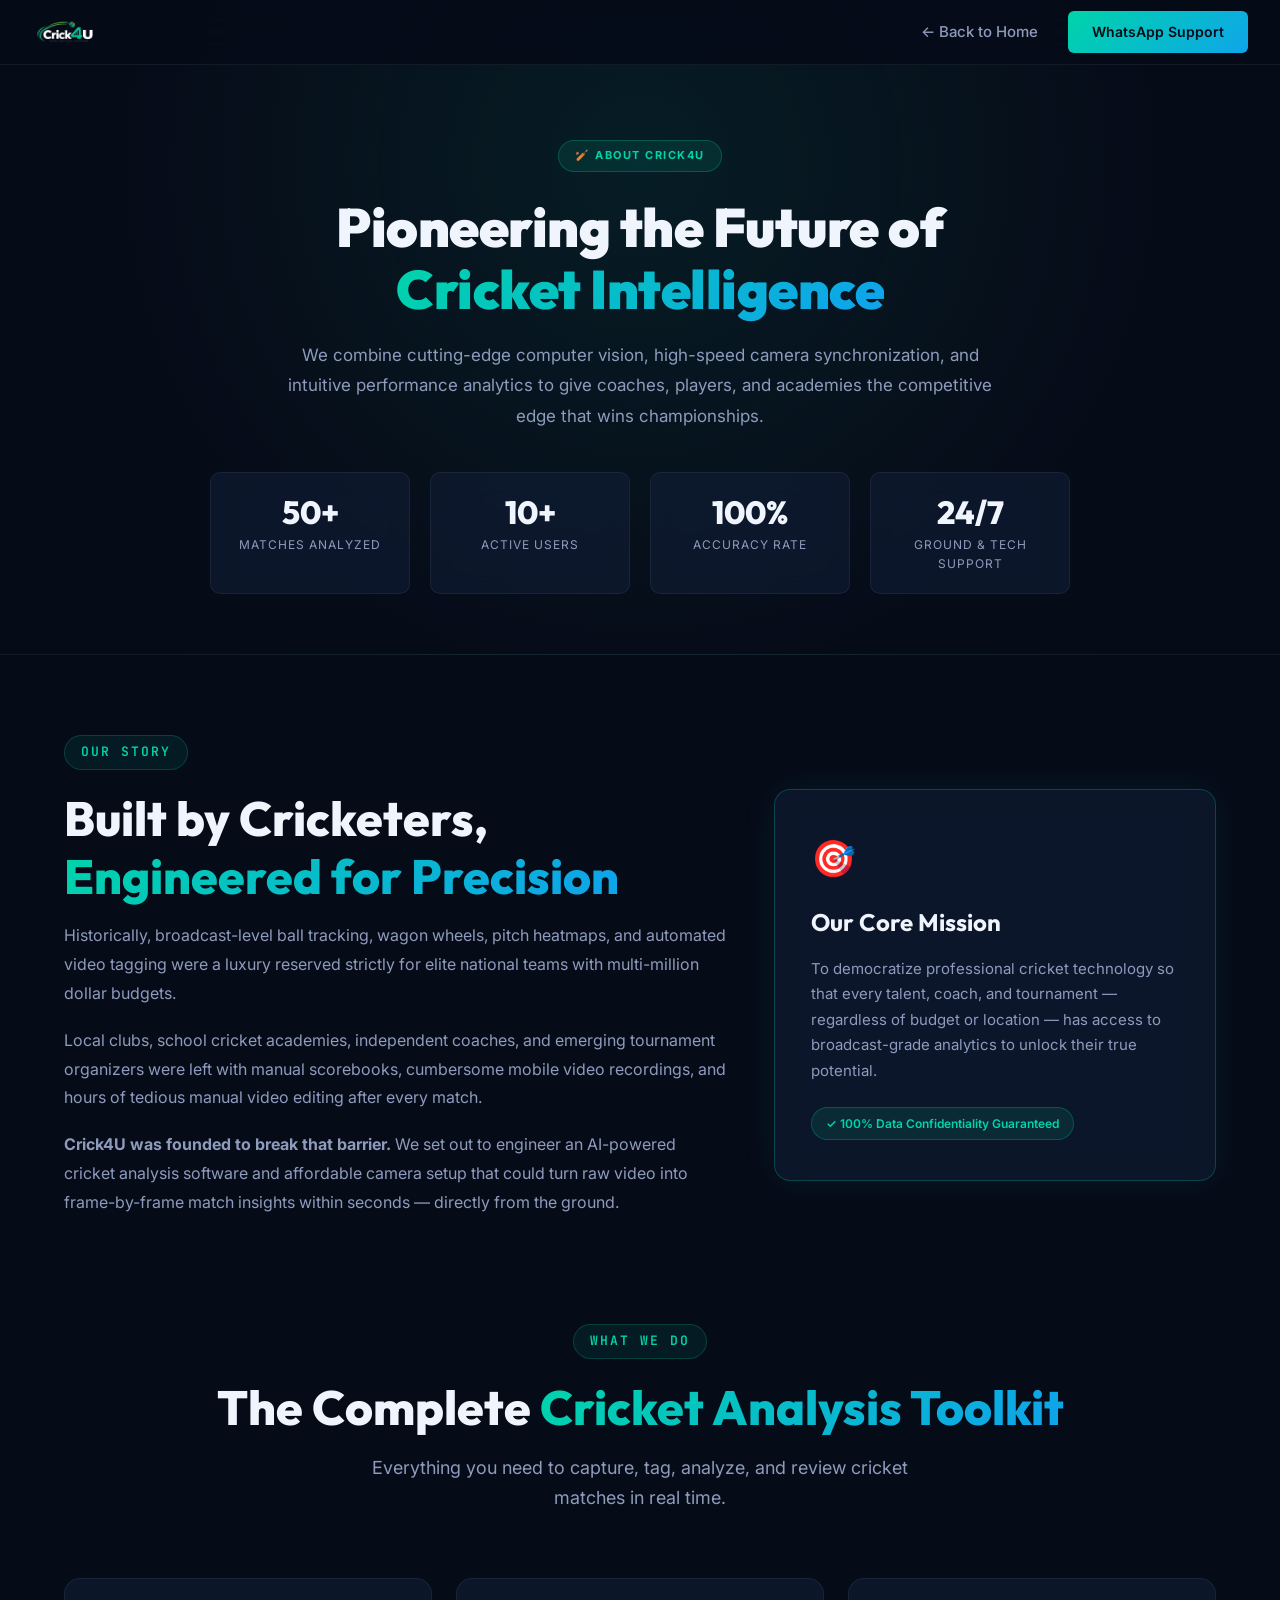
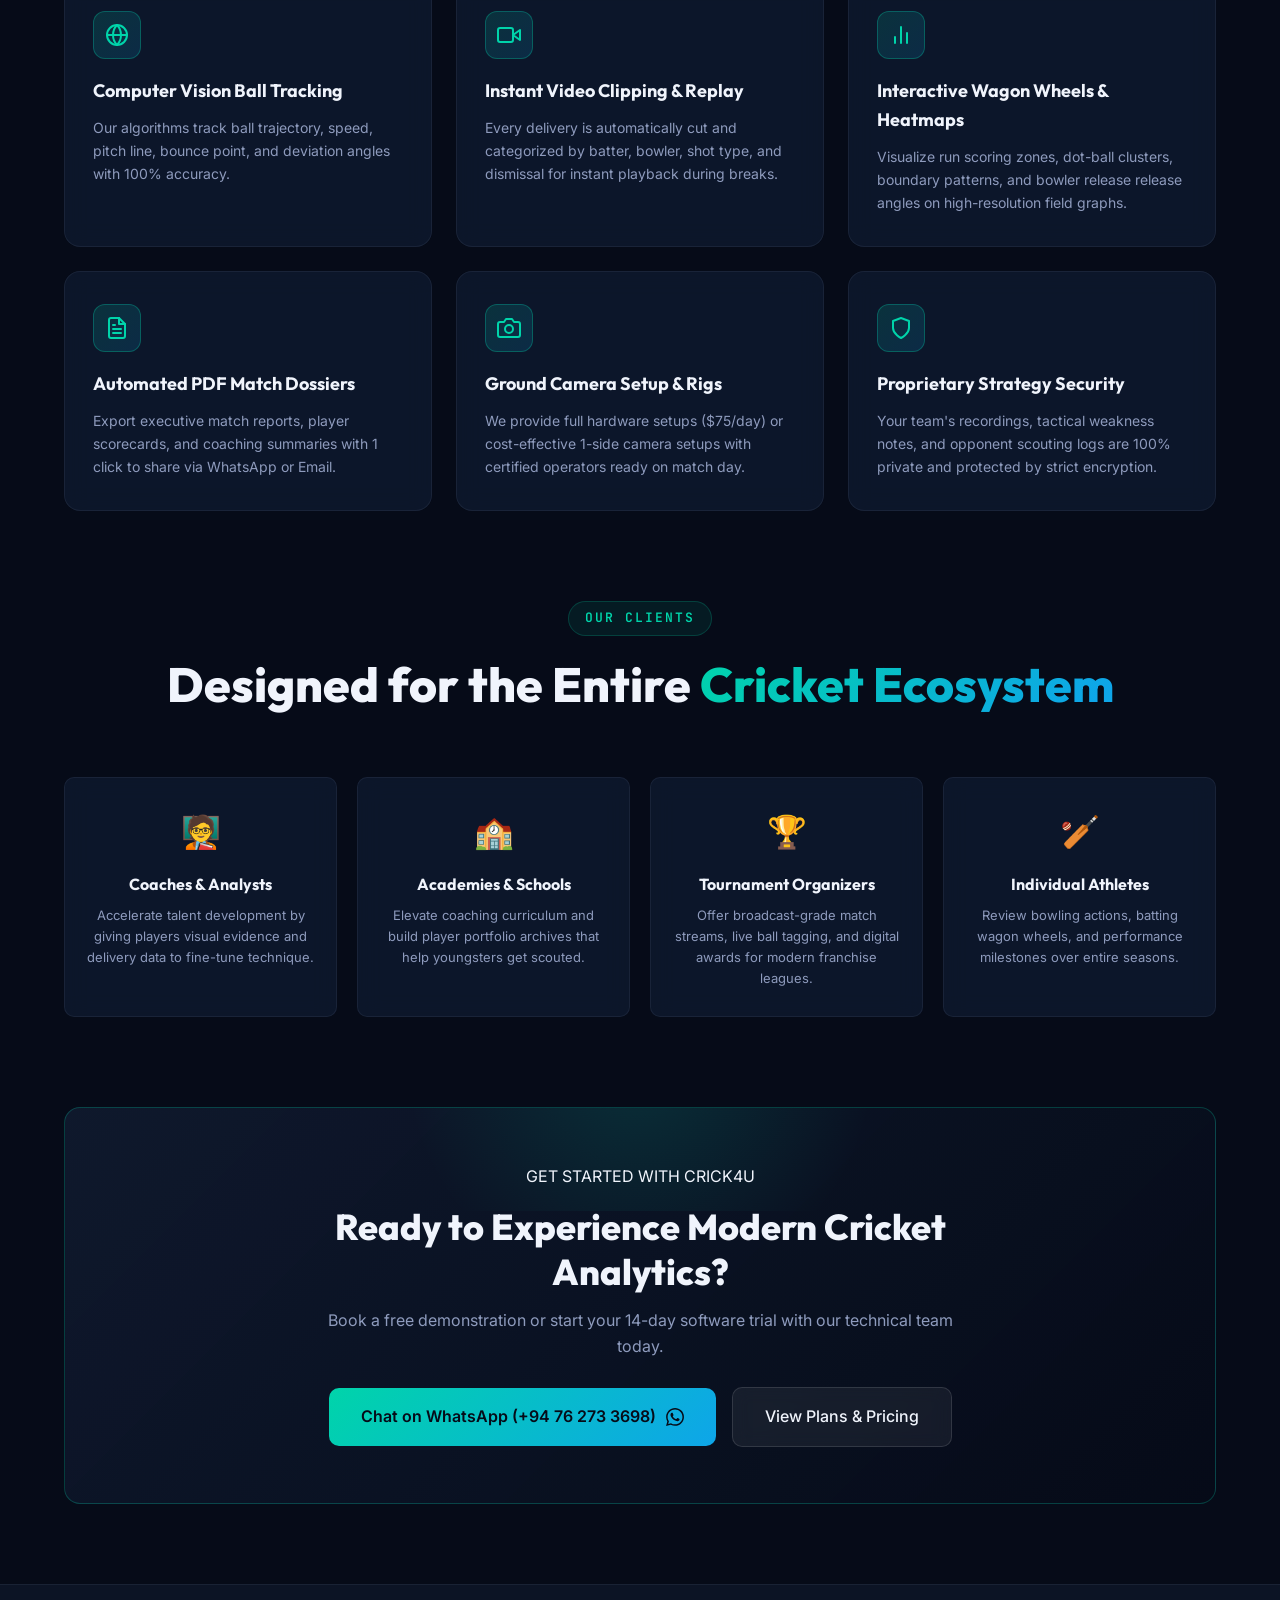
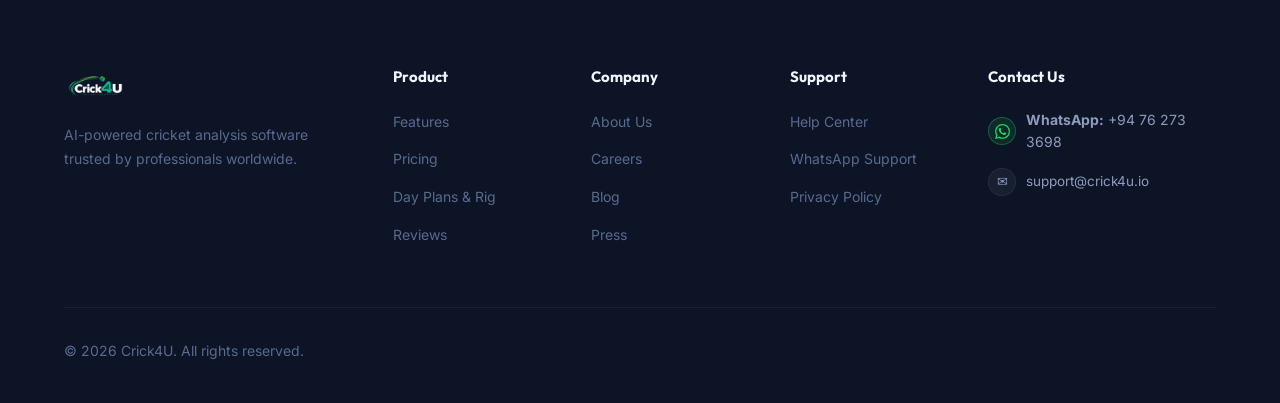
<file: about.html>
<!DOCTYPE html>
<html lang="en">
<head>
  <meta charset="UTF-8">
  <meta name="viewport" content="width=device-width, initial-scale=1.0">
  <title>About Us — Crick4U Cricket Analytics & Intelligence</title>
  <meta name="description" content="Learn about Crick4U's mission, technology, and team dedicated to bringing elite broadcast-grade cricket video analysis and AI intelligence to teams worldwide.">
  <link rel="preconnect" href="https://fonts.googleapis.com">
  <link rel="preconnect" href="https://fonts.gstatic.com" crossorigin>
  <link href="https://fonts.googleapis.com/css2?family=Inter:wght@300;400;500;600;700;800;900&family=Outfit:wght@400;500;600;700;800&family=JetBrains+Mono:wght@400;500;600&display=swap" rel="stylesheet">
  <link rel="stylesheet" href="styles.css">
</head>
<body class="about-page-body">

  <!-- ========== NAVBAR ========== -->
  <nav class="navbar scrolled" id="navbar">
    <div class="nav-container">
      <a href="index.html" class="nav-logo" id="nav-logo" title="Back to Crick4U Home">
        <img src="crick4u_logo_dark.png" alt="Crick4U — Cricket Analytics & Intelligence" class="nav-logo-img">
      </a>

      <div class="nav-actions">
        <a href="index.html" class="btn-nav-login" id="btn-home">← Back to Home</a>
        <a href="https://wa.me/94762733698" target="_blank" rel="noopener" class="btn-nav-cta" id="btn-support">WhatsApp Support</a>
      </div>
    </div>
  </nav>

  <!-- ========== ABOUT HERO ========== -->
  <header class="about-hero">
    <div class="container">
      <div class="about-hero-content">
        <span class="about-hero-badge">🏏 ABOUT CRICK4U</span>
        <h1 class="about-hero-title">
          Pioneering the Future of <br>
          <span class="gradient-text">Cricket Intelligence</span>
        </h1>
        <p class="about-hero-subtitle">
          We combine cutting-edge computer vision, high-speed camera synchronization, and intuitive performance analytics to give coaches, players, and academies the competitive edge that wins championships.
        </p>

        <!-- Stats Row -->
        <div class="about-stats-grid">
          <div class="about-stat-box">
            <span class="about-stat-val">50+</span>
            <span class="about-stat-lbl">Matches Analyzed</span>
          </div>
          <div class="about-stat-box">
            <span class="about-stat-val">10+</span>
            <span class="about-stat-lbl">Active Users</span>
          </div>
          <div class="about-stat-box">
            <span class="about-stat-val">100%</span>
            <span class="about-stat-lbl">Accuracy Rate</span>
          </div>
          <div class="about-stat-box">
            <span class="about-stat-val">24/7</span>
            <span class="about-stat-lbl">Ground & Tech Support</span>
          </div>
        </div>
      </div>
    </div>
  </header>

  <!-- ========== MAIN CONTENT ========== -->
  <main class="about-main">
    <div class="container">

      <!-- Story Section -->
      <section class="about-story-section">
        <div class="about-story-grid">
          <div class="story-text-col">
            <span class="section-tag">Our Story</span>
            <h2 class="section-title">Built by Cricketers, <br><span class="gradient-text">Engineered for Precision</span></h2>
            <p class="story-paragraph">
              Historically, broadcast-level ball tracking, wagon wheels, pitch heatmaps, and automated video tagging were a luxury reserved strictly for elite national teams with multi-million dollar budgets.
            </p>
            <p class="story-paragraph">
              Local clubs, school cricket academies, independent coaches, and emerging tournament organizers were left with manual scorebooks, cumbersome mobile video recordings, and hours of tedious manual video editing after every match.
            </p>
            <p class="story-paragraph">
              <strong>Crick4U was founded to break that barrier.</strong> We set out to engineer an AI-powered cricket analysis software and affordable camera setup that could turn raw video into frame-by-frame match insights within seconds — directly from the ground.
            </p>
          </div>

          <div class="story-card-col">
            <div class="story-highlight-card">
              <div class="story-card-icon">🎯</div>
              <h3>Our Core Mission</h3>
              <p>
                To democratize professional cricket technology so that every talent, coach, and tournament — regardless of budget or location — has access to broadcast-grade analytics to unlock their true potential.
              </p>
              <div class="story-card-footer">
                <span class="guarantee-badge">✓ 100% Data Confidentiality Guaranteed</span>
              </div>
            </div>
          </div>
        </div>
      </section>

      <!-- Key Capabilities Section -->
      <section class="about-features-section">
        <div class="section-header">
          <span class="section-tag">What We Do</span>
          <h2 class="section-title">The Complete <span class="gradient-text">Cricket Analysis Toolkit</span></h2>
          <p class="section-subtitle">Everything you need to capture, tag, analyze, and review cricket matches in real time.</p>
        </div>

        <div class="about-capabilities-grid">
          <div class="capability-card">
            <div class="capability-icon">
              <svg width="24" height="24" viewBox="0 0 24 24" fill="none" stroke="currentColor" stroke-width="2" stroke-linecap="round" stroke-linejoin="round"><circle cx="12" cy="12" r="10"/><path d="M12 2a14.5 14.5 0 0 0 0 20 14.5 14.5 0 0 0 0-20"/><path d="M2 12h20"/></svg>
            </div>
            <h3>Computer Vision Ball Tracking</h3>
            <p>Our algorithms track ball trajectory, speed, pitch line, bounce point, and deviation angles with 100% accuracy.</p>
          </div>

          <div class="capability-card">
            <div class="capability-icon">
              <svg width="24" height="24" viewBox="0 0 24 24" fill="none" stroke="currentColor" stroke-width="2" stroke-linecap="round" stroke-linejoin="round"><polygon points="23 7 16 12 23 17 23 7"/><rect x="1" y="5" width="15" height="14" rx="2" ry="2"/></svg>
            </div>
            <h3>Instant Video Clipping & Replay</h3>
            <p>Every delivery is automatically cut and categorized by batter, bowler, shot type, and dismissal for instant playback during breaks.</p>
          </div>

          <div class="capability-card">
            <div class="capability-icon">
              <svg width="24" height="24" viewBox="0 0 24 24" fill="none" stroke="currentColor" stroke-width="2" stroke-linecap="round" stroke-linejoin="round"><path d="M18 20V10M12 20V4M6 20v-6"/></svg>
            </div>
            <h3>Interactive Wagon Wheels & Heatmaps</h3>
            <p>Visualize run scoring zones, dot-ball clusters, boundary patterns, and bowler release release angles on high-resolution field graphs.</p>
          </div>

          <div class="capability-card">
            <div class="capability-icon">
              <svg width="24" height="24" viewBox="0 0 24 24" fill="none" stroke="currentColor" stroke-width="2" stroke-linecap="round" stroke-linejoin="round"><path d="M14 2H6a2 2 0 0 0-2 2v16a2 2 0 0 0 2 2h12a2 2 0 0 0 2-2V8z"/><polyline points="14 2 14 8 20 8"/><line x1="16" y1="13" x2="8" y2="13"/><line x1="16" y1="17" x2="8" y2="17"/><polyline points="10 9 9 9 8 9"/></svg>
            </div>
            <h3>Automated PDF Match Dossiers</h3>
            <p>Export executive match reports, player scorecards, and coaching summaries with 1 click to share via WhatsApp or Email.</p>
          </div>

          <div class="capability-card">
            <div class="capability-icon">
              <svg width="24" height="24" viewBox="0 0 24 24" fill="none" stroke="currentColor" stroke-width="2" stroke-linecap="round" stroke-linejoin="round"><path d="M23 19a2 2 0 0 1-2 2H3a2 2 0 0 1-2-2V8a2 2 0 0 1 2-2h4l2-3h6l2 3h4a2 2 0 0 1 2 2z"/><circle cx="12" cy="13" r="4"/></svg>
            </div>
            <h3>Ground Camera Setup & Rigs</h3>
            <p>We provide full hardware setups ($75/day) or cost-effective 1-side camera setups with certified operators ready on match day.</p>
          </div>

          <div class="capability-card">
            <div class="capability-icon">
              <svg width="24" height="24" viewBox="0 0 24 24" fill="none" stroke="currentColor" stroke-width="2" stroke-linecap="round" stroke-linejoin="round"><path d="M12 22s8-4 8-10V5l-8-3-8 3v7c0 6 8 10 8 10z"/></svg>
            </div>
            <h3>Proprietary Strategy Security</h3>
            <p>Your team's recordings, tactical weakness notes, and opponent scouting logs are 100% private and protected by strict encryption.</p>
          </div>
        </div>
      </section>

      <!-- Who We Serve Section -->
      <section class="about-serve-section">
        <div class="section-header">
          <span class="section-tag">Our Clients</span>
          <h2 class="section-title">Designed for the Entire <span class="gradient-text">Cricket Ecosystem</span></h2>
        </div>

        <div class="about-serve-grid">
          <div class="serve-card">
            <span class="serve-icon">🧑‍🏫</span>
            <h4>Coaches & Analysts</h4>
            <p>Accelerate talent development by giving players visual evidence and delivery data to fine-tune technique.</p>
          </div>

          <div class="serve-card">
            <span class="serve-icon">🏫</span>
            <h4>Academies & Schools</h4>
            <p>Elevate coaching curriculum and build player portfolio archives that help youngsters get scouted.</p>
          </div>

          <div class="serve-card">
            <span class="serve-icon">🏆</span>
            <h4>Tournament Organizers</h4>
            <p>Offer broadcast-grade match streams, live ball tagging, and digital awards for modern franchise leagues.</p>
          </div>

          <div class="serve-card">
            <span class="serve-icon">🏏</span>
            <h4>Individual Athletes</h4>
            <p>Review bowling actions, batting wagon wheels, and performance milestones over entire seasons.</p>
          </div>
        </div>
      </section>

      <!-- CTA Banner -->
      <section class="about-cta-banner">
        <div class="cta-banner-content">
          <span class="cta-badge">GET STARTED WITH CRICK4U</span>
          <h2>Ready to Experience Modern Cricket Analytics?</h2>
          <p>Book a free demonstration or start your 14-day software trial with our technical team today.</p>
          <div class="about-cta-btns">
            <a href="https://wa.me/94762733698" target="_blank" rel="noopener" class="btn-primary">
              <span>Chat on WhatsApp (+94 76 273 3698)</span>
              <svg width="18" height="18" viewBox="0 0 24 24" fill="currentColor"><path d="M.057 24l1.687-6.163c-1.041-1.804-1.588-3.849-1.587-5.946.003-6.556 5.338-11.891 11.893-11.891 3.181.001 6.167 1.24 8.413 3.488 2.245 2.248 3.481 5.236 3.48 8.414-.003 6.557-5.338 11.892-11.893 11.892-1.99-.001-3.951-.5-5.688-1.448l-6.305 1.654zm6.597-3.807c1.676.995 3.276 1.591 5.392 1.592 5.448 0 9.886-4.434 9.889-9.885.002-5.462-4.415-9.89-9.881-9.892-5.452 0-9.887 4.434-9.889 9.884-.001 2.225.651 3.891 1.746 5.634l-.999 3.648 3.742-.981zm11.387-5.464c-.074-.124-.272-.198-.57-.347-.297-.149-1.758-.868-2.031-.967-.272-.099-.47-.149-.669.149-.198.297-.768.967-.941 1.165-.173.198-.347.223-.644.074-.297-.149-1.255-.462-2.39-1.475-.883-.788-1.48-1.761-1.653-2.059-.173-.297-.018-.458.13-.606.134-.133.297-.347.446-.521.151-.172.2-.296.3-.495.099-.198.05-.372-.025-.521-.075-.148-.669-1.611-.916-2.206-.242-.579-.487-.501-.669-.51l-.57-.01c-.198 0-.52.074-.792.372s-1.04 1.016-1.04 2.479 1.065 2.876 1.213 3.074c.149.198 2.095 3.2 5.076 4.487.709.306 1.263.489 1.694.626.712.226 1.36.194 1.872.118.571-.085 1.758-.719 2.006-1.413.248-.695.248-1.29.173-1.414z"/></svg>
            </a>
            <a href="index.html#pricing" class="btn-secondary">
              <span>View Plans & Pricing</span>
            </a>
          </div>
        </div>
      </section>

    </div>
  </main>

  <!-- ========== FOOTER ========== -->
  <footer class="footer">
    <div class="container">
      <div class="footer-grid">
        <div class="footer-brand">
          <a href="index.html" class="footer-logo">
            <img src="crick4u_logo_dark.png" alt="Crick4U — Cricket Analytics & Intelligence" class="footer-logo-img">
          </a>
          <p class="footer-desc">AI-powered cricket analysis software trusted by professionals worldwide.</p>
        </div>
        <div class="footer-links-group">
          <h4>Product</h4>
          <ul>
            <li><a href="index.html#features">Features</a></li>
            <li><a href="index.html#pricing">Pricing</a></li>
            <li><a href="index.html#daily-plans">Day Plans & Rig</a></li>
            <li><a href="index.html#testimonials">Reviews</a></li>
          </ul>
        </div>
        <div class="footer-links-group">
          <h4>Company</h4>
          <ul>
            <li><a href="about.html">About Us</a></li>
            <li><a href="index.html#about">Careers</a></li>
            <li><a href="index.html#about">Blog</a></li>
            <li><a href="index.html#about">Press</a></li>
          </ul>
        </div>
        <div class="footer-links-group">
          <h4>Support</h4>
          <ul>
            <li><a href="index.html#faq">Help Center</a></li>
            <li><a href="https://wa.me/94762733698" target="_blank" rel="noopener">WhatsApp Support</a></li>
            <li><a href="privacy-policy.html" target="_blank" rel="noopener">Privacy Policy</a></li>
          </ul>
        </div>
        <div class="footer-links-group footer-contact-group">
          <h4>Contact Us</h4>
          <ul class="footer-contact-list">
            <li>
              <a href="https://wa.me/94762733698" target="_blank" rel="noopener" class="footer-contact-item" title="Chat on WhatsApp">
                <span class="contact-bubble whatsapp-bubble">
                  <svg width="15" height="15" viewBox="0 0 24 24" fill="#25D366"><path d="M.057 24l1.687-6.163c-1.041-1.804-1.588-3.849-1.587-5.946.003-6.556 5.338-11.891 11.893-11.891 3.181.001 6.167 1.24 8.413 3.488 2.245 2.248 3.481 5.236 3.48 8.414-.003 6.557-5.338 11.892-11.893 11.892-1.99-.001-3.951-.5-5.688-1.448l-6.305 1.654zm6.597-3.807c1.676.995 3.276 1.591 5.392 1.592 5.448 0 9.886-4.434 9.889-9.885.002-5.462-4.415-9.89-9.881-9.892-5.452 0-9.887 4.434-9.889 9.884-.001 2.225.651 3.891 1.746 5.634l-.999 3.648 3.742-.981zm11.387-5.464c-.074-.124-.272-.198-.57-.347-.297-.149-1.758-.868-2.031-.967-.272-.099-.47-.149-.669.149-.198.297-.768.967-.941 1.165-.173.198-.347.223-.644.074-.297-.149-1.255-.462-2.39-1.475-.883-.788-1.48-1.761-1.653-2.059-.173-.297-.018-.458.13-.606.134-.133.297-.347.446-.521.151-.172.2-.296.3-.495.099-.198.05-.372-.025-.521-.075-.148-.669-1.611-.916-2.206-.242-.579-.487-.501-.669-.51l-.57-.01c-.198 0-.52.074-.792.372s-1.04 1.016-1.04 2.479 1.065 2.876 1.213 3.074c.149.198 2.095 3.2 5.076 4.487.709.306 1.263.489 1.694.626.712.226 1.36.194 1.872.118.571-.085 1.758-.719 2.006-1.413.248-.695.248-1.29.173-1.414z"/></svg>
                </span>
                <span><strong>WhatsApp:</strong> +94 76 273 3698</span>
              </a>
            </li>
            <li>
              <span class="footer-contact-item static">
                <span class="contact-bubble mail-bubble">✉</span>
                <span>support@crick4u.io</span>
              </span>
            </li>
          </ul>
        </div>
      </div>
      <div class="footer-bottom">
        <p>&copy; 2026 Crick4U. All rights reserved.</p>
      </div>
    </div>
  </footer>

</body>
</html>
</file>
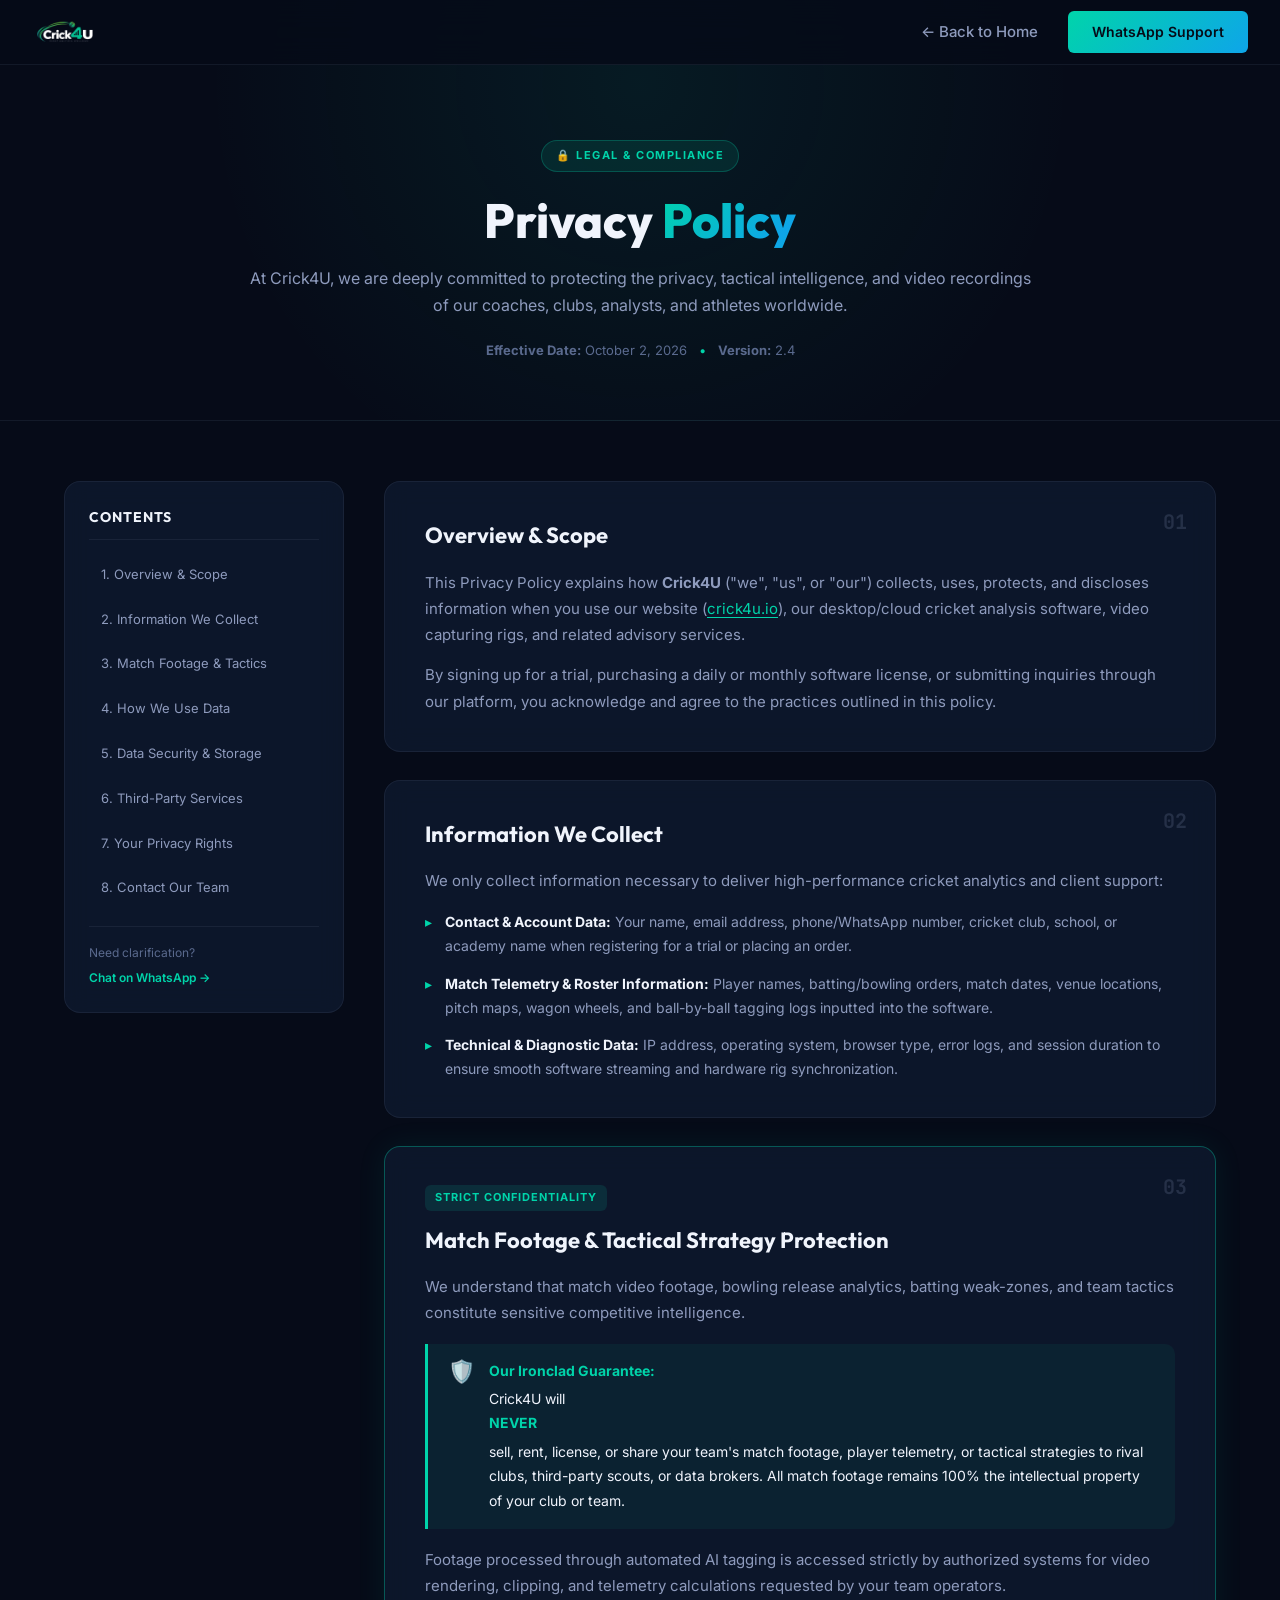
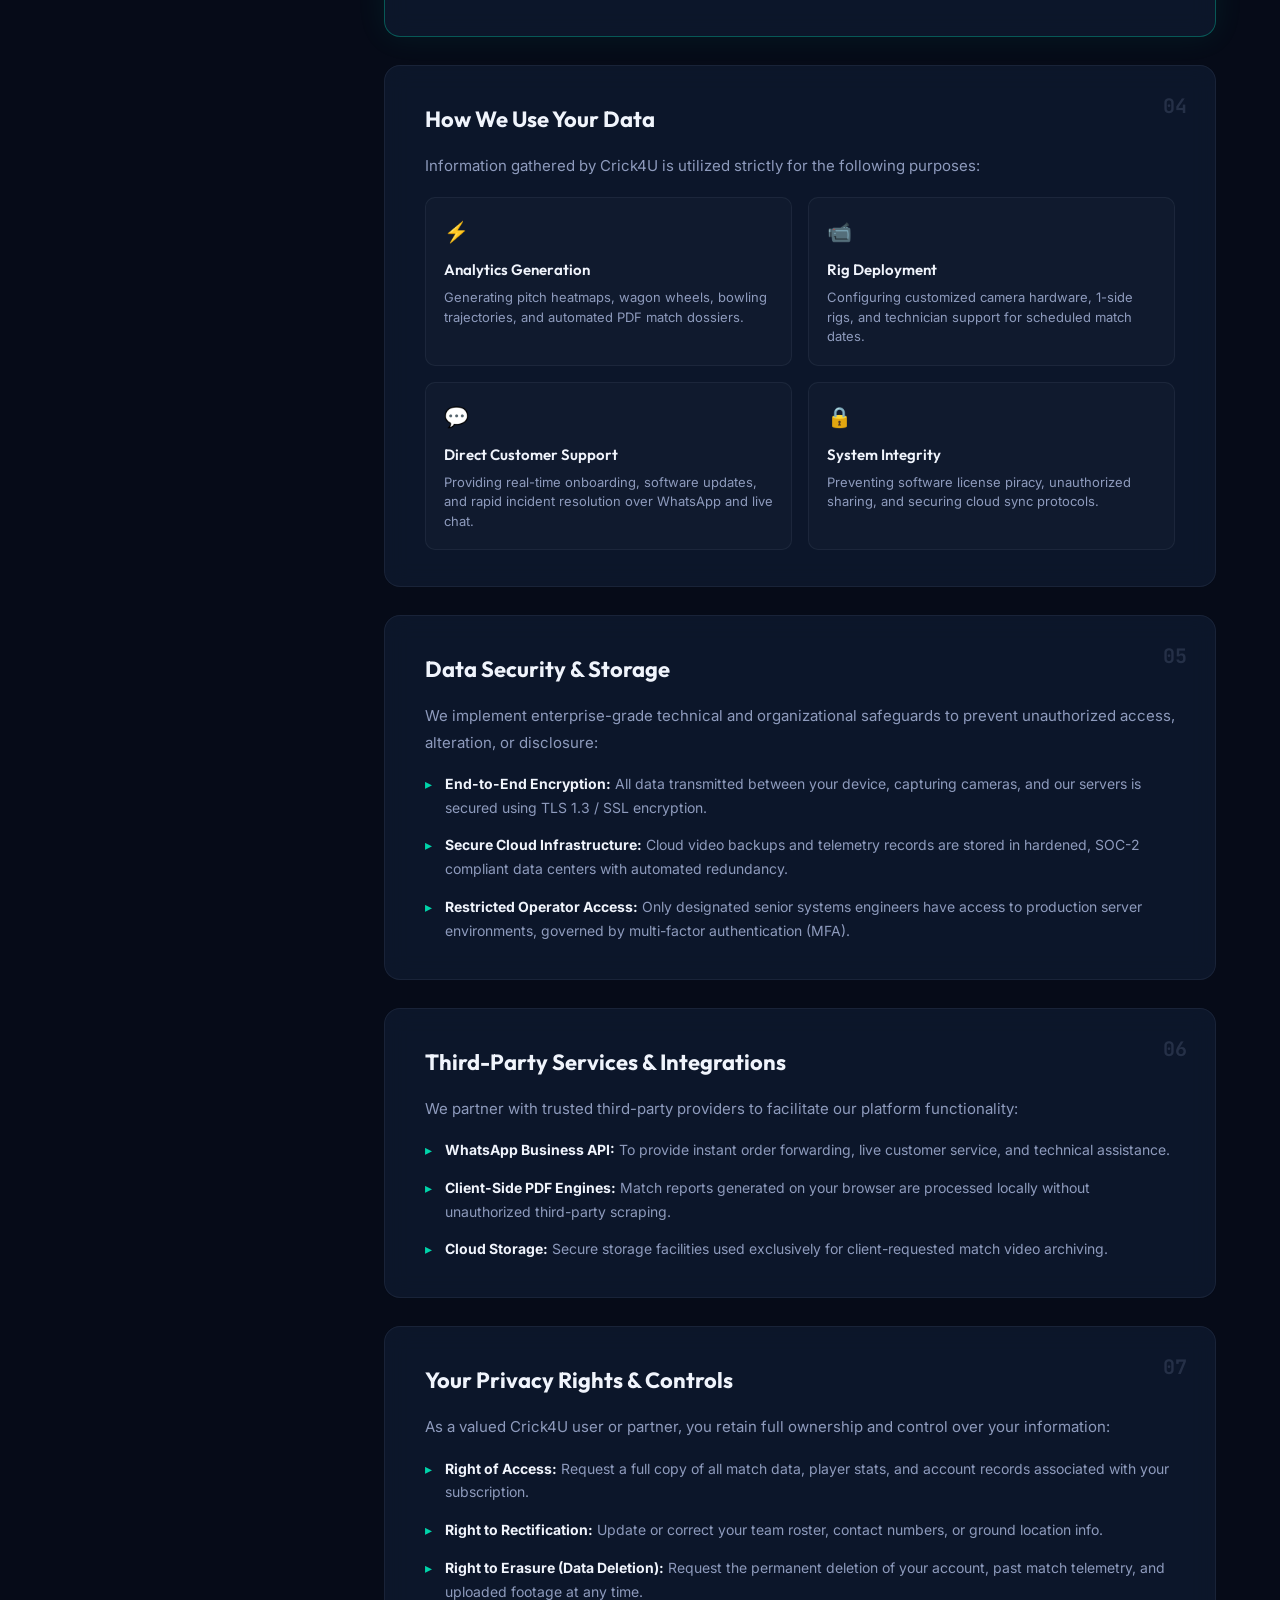
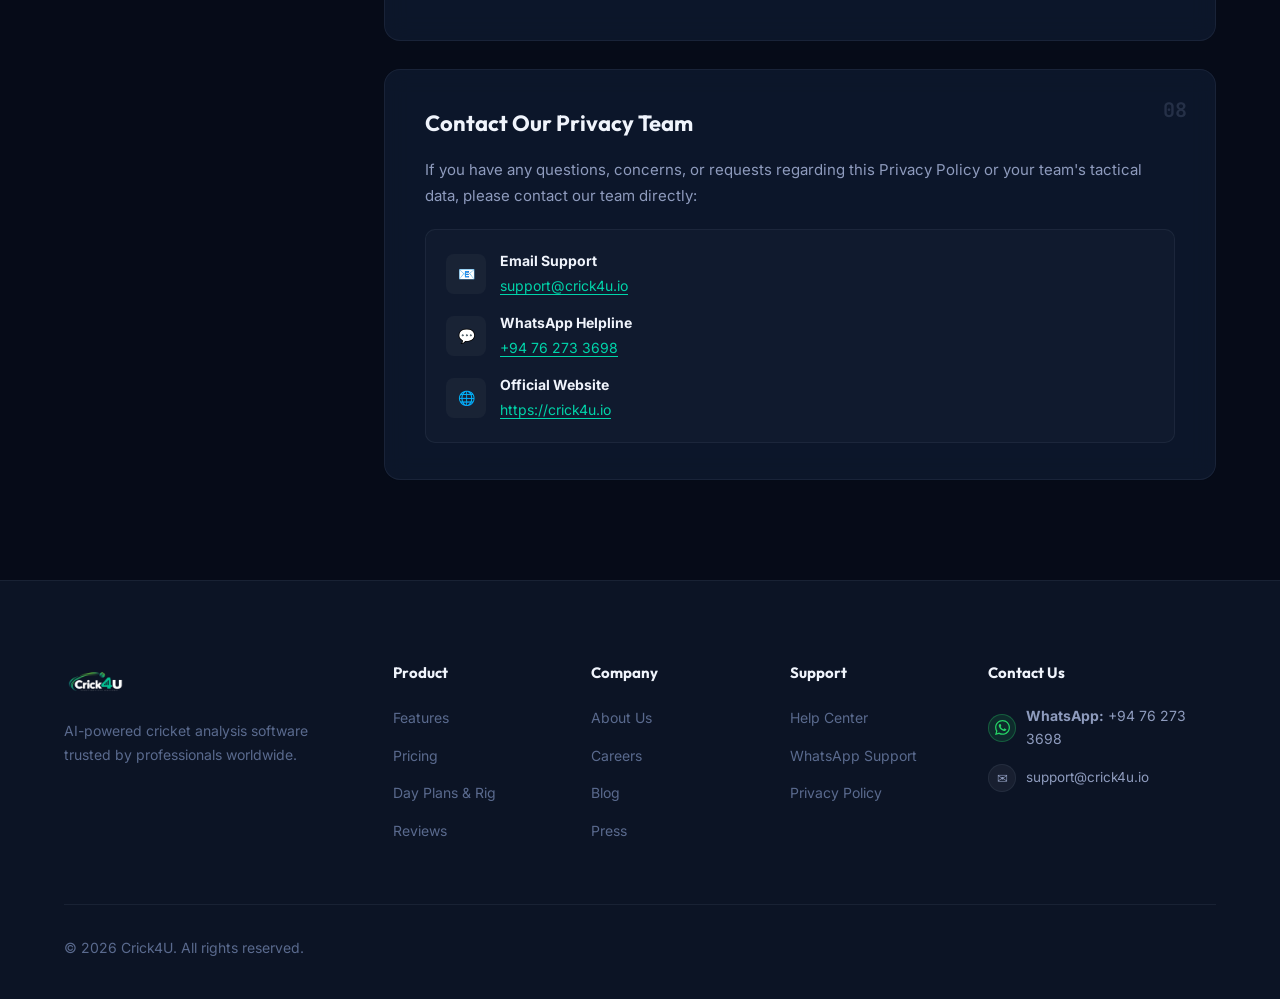
<file: privacy-policy.html>
<!DOCTYPE html>
<html lang="en">
<head>
  <meta charset="UTF-8">
  <meta name="viewport" content="width=device-width, initial-scale=1.0">
  <title>Privacy Policy — Crick4U Cricket Analytics</title>
  <meta name="description" content="Official Privacy Policy for Crick4U cricket analysis software, video capture rigs, match analytics, and client data handling.">
  <link rel="preconnect" href="https://fonts.googleapis.com">
  <link rel="preconnect" href="https://fonts.gstatic.com" crossorigin>
  <link href="https://fonts.googleapis.com/css2?family=Inter:wght@300;400;500;600;700;800;900&family=Outfit:wght@400;500;600;700;800&family=JetBrains+Mono:wght@400;500;600&display=swap" rel="stylesheet">
  <link rel="stylesheet" href="styles.css">
</head>
<body class="legal-body">

  <!-- ========== NAVBAR ========== -->
  <nav class="navbar scrolled" id="navbar">
    <div class="nav-container">
      <a href="index.html" class="nav-logo" id="nav-logo" title="Back to Crick4U Home">
        <img src="crick4u_logo_dark.png" alt="Crick4U — Cricket Analytics & Intelligence" class="nav-logo-img">
      </a>

      <div class="nav-actions">
        <a href="index.html" class="btn-nav-login" id="btn-home">← Back to Home</a>
        <a href="https://wa.me/94762733698" target="_blank" rel="noopener" class="btn-nav-cta" id="btn-support">WhatsApp Support</a>
      </div>
    </div>
  </nav>

  <!-- ========== HERO HEADER ========== -->
  <header class="legal-hero">
    <div class="container">
      <div class="legal-hero-content">
        <span class="legal-badge">🔒 LEGAL & COMPLIANCE</span>
        <h1 class="legal-title">Privacy <span class="gradient-text">Policy</span></h1>
        <p class="legal-subtitle">
          At Crick4U, we are deeply committed to protecting the privacy, tactical intelligence, and video recordings of our coaches, clubs, analysts, and athletes worldwide.
        </p>
        <div class="legal-meta">
          <span><strong>Effective Date:</strong> October 2, 2026</span>
          <span class="meta-dot">•</span>
          <span><strong>Version:</strong> 2.4</span>
        </div>
      </div>
    </div>
  </header>

  <!-- ========== CONTENT SECTION ========== -->
  <main class="legal-main">
    <div class="container">
      <div class="legal-layout">
        
        <!-- Table of Contents Sticky Sidebar -->
        <aside class="legal-sidebar">
          <div class="legal-toc-card">
            <h4>Contents</h4>
            <nav class="legal-toc-nav">
              <a href="#section-1" class="toc-link">1. Overview & Scope</a>
              <a href="#section-2" class="toc-link">2. Information We Collect</a>
              <a href="#section-3" class="toc-link">3. Match Footage & Tactics</a>
              <a href="#section-4" class="toc-link">4. How We Use Data</a>
              <a href="#section-5" class="toc-link">5. Data Security & Storage</a>
              <a href="#section-6" class="toc-link">6. Third-Party Services</a>
              <a href="#section-7" class="toc-link">7. Your Privacy Rights</a>
              <a href="#section-8" class="toc-link">8. Contact Our Team</a>
            </nav>
            <div class="toc-contact-box">
              <span>Need clarification?</span>
              <a href="https://wa.me/94762733698" target="_blank" rel="noopener" class="toc-wa-link">
                Chat on WhatsApp →
              </a>
            </div>
          </div>
        </aside>

        <!-- Main Legal Content Cards -->
        <div class="legal-content">

          <!-- Section 1 -->
          <section class="legal-card" id="section-1">
            <div class="card-num">01</div>
            <h2>Overview & Scope</h2>
            <p>
              This Privacy Policy explains how <strong>Crick4U</strong> ("we", "us", or "our") collects, uses, protects, and discloses information when you use our website (<a href="index.html" class="inline-link">crick4u.io</a>), our desktop/cloud cricket analysis software, video capturing rigs, and related advisory services.
            </p>
            <p>
              By signing up for a trial, purchasing a daily or monthly software license, or submitting inquiries through our platform, you acknowledge and agree to the practices outlined in this policy.
            </p>
          </section>

          <!-- Section 2 -->
          <section class="legal-card" id="section-2">
            <div class="card-num">02</div>
            <h2>Information We Collect</h2>
            <p>We only collect information necessary to deliver high-performance cricket analytics and client support:</p>
            <ul class="legal-list">
              <li>
                <strong>Contact & Account Data:</strong> Your name, email address, phone/WhatsApp number, cricket club, school, or academy name when registering for a trial or placing an order.
              </li>
              <li>
                <strong>Match Telemetry & Roster Information:</strong> Player names, batting/bowling orders, match dates, venue locations, pitch maps, wagon wheels, and ball-by-ball tagging logs inputted into the software.
              </li>
              <li>
                <strong>Technical & Diagnostic Data:</strong> IP address, operating system, browser type, error logs, and session duration to ensure smooth software streaming and hardware rig synchronization.
              </li>
            </ul>
          </section>

          <!-- Section 3 -->
          <section class="legal-card highlight-card" id="section-3">
            <div class="card-num">03</div>
            <div class="confidential-badge">Strict Confidentiality</div>
            <h2>Match Footage & Tactical Strategy Protection</h2>
            <p>
              We understand that match video footage, bowling release analytics, batting weak-zones, and team tactics constitute sensitive competitive intelligence.
            </p>
            <div class="callout-box">
              <span class="callout-icon">🛡️</span>
              <div class="callout-text">
                <strong>Our Ironclad Guarantee:</strong>
                <p>Crick4U will <strong>NEVER</strong> sell, rent, license, or share your team's match footage, player telemetry, or tactical strategies to rival clubs, third-party scouts, or data brokers. All match footage remains 100% the intellectual property of your club or team.</p>
              </div>
            </div>
            <p>
              Footage processed through automated AI tagging is accessed strictly by authorized systems for video rendering, clipping, and telemetry calculations requested by your team operators.
            </p>
          </section>

          <!-- Section 4 -->
          <section class="legal-card" id="section-4">
            <div class="card-num">04</div>
            <h2>How We Use Your Data</h2>
            <p>Information gathered by Crick4U is utilized strictly for the following purposes:</p>
            <div class="purpose-grid">
              <div class="purpose-item">
                <span class="purpose-icon">⚡</span>
                <h4>Analytics Generation</h4>
                <p>Generating pitch heatmaps, wagon wheels, bowling trajectories, and automated PDF match dossiers.</p>
              </div>
              <div class="purpose-item">
                <span class="purpose-icon">📹</span>
                <h4>Rig Deployment</h4>
                <p>Configuring customized camera hardware, 1-side rigs, and technician support for scheduled match dates.</p>
              </div>
              <div class="purpose-item">
                <span class="purpose-icon">💬</span>
                <h4>Direct Customer Support</h4>
                <p>Providing real-time onboarding, software updates, and rapid incident resolution over WhatsApp and live chat.</p>
              </div>
              <div class="purpose-item">
                <span class="purpose-icon">🔒</span>
                <h4>System Integrity</h4>
                <p>Preventing software license piracy, unauthorized sharing, and securing cloud sync protocols.</p>
              </div>
            </div>
          </section>

          <!-- Section 5 -->
          <section class="legal-card" id="section-5">
            <div class="card-num">05</div>
            <h2>Data Security & Storage</h2>
            <p>
              We implement enterprise-grade technical and organizational safeguards to prevent unauthorized access, alteration, or disclosure:
            </p>
            <ul class="legal-list">
              <li><strong>End-to-End Encryption:</strong> All data transmitted between your device, capturing cameras, and our servers is secured using TLS 1.3 / SSL encryption.</li>
              <li><strong>Secure Cloud Infrastructure:</strong> Cloud video backups and telemetry records are stored in hardened, SOC-2 compliant data centers with automated redundancy.</li>
              <li><strong>Restricted Operator Access:</strong> Only designated senior systems engineers have access to production server environments, governed by multi-factor authentication (MFA).</li>
            </ul>
          </section>

          <!-- Section 6 -->
          <section class="legal-card" id="section-6">
            <div class="card-num">06</div>
            <h2>Third-Party Services & Integrations</h2>
            <p>
              We partner with trusted third-party providers to facilitate our platform functionality:
            </p>
            <ul class="legal-list">
              <li><strong>WhatsApp Business API:</strong> To provide instant order forwarding, live customer service, and technical assistance.</li>
              <li><strong>Client-Side PDF Engines:</strong> Match reports generated on your browser are processed locally without unauthorized third-party scraping.</li>
              <li><strong>Cloud Storage:</strong> Secure storage facilities used exclusively for client-requested match video archiving.</li>
            </ul>
          </section>

          <!-- Section 7 -->
          <section class="legal-card" id="section-7">
            <div class="card-num">07</div>
            <h2>Your Privacy Rights & Controls</h2>
            <p>As a valued Crick4U user or partner, you retain full ownership and control over your information:</p>
            <ul class="legal-list">
              <li><strong>Right of Access:</strong> Request a full copy of all match data, player stats, and account records associated with your subscription.</li>
              <li><strong>Right to Rectification:</strong> Update or correct your team roster, contact numbers, or ground location info.</li>
              <li><strong>Right to Erasure (Data Deletion):</strong> Request the permanent deletion of your account, past match telemetry, and uploaded footage at any time.</li>
            </ul>
          </section>

          <!-- Section 8 -->
          <section class="legal-card" id="section-8">
            <div class="card-num">08</div>
            <h2>Contact Our Privacy Team</h2>
            <p>
              If you have any questions, concerns, or requests regarding this Privacy Policy or your team's tactical data, please contact our team directly:
            </p>
            <div class="contact-support-card">
              <div class="support-contact-item">
                <span class="support-contact-icon">📧</span>
                <div>
                  <strong>Email Support</strong>
                  <span><a href="mailto:support@crick4u.io" class="inline-link">support@crick4u.io</a></span>
                </div>
              </div>
              <div class="support-contact-item">
                <span class="support-contact-icon">💬</span>
                <div>
                  <strong>WhatsApp Helpline</strong>
                  <span><a href="https://wa.me/94762733698" target="_blank" rel="noopener" class="inline-link">+94 76 273 3698</a></span>
                </div>
              </div>
              <div class="support-contact-item">
                <span class="support-contact-icon">🌐</span>
                <div>
                  <strong>Official Website</strong>
                  <span><a href="index.html" class="inline-link">https://crick4u.io</a></span>
                </div>
              </div>
            </div>
          </section>

        </div>
      </div>
    </div>
  </main>

  <!-- ========== FOOTER ========== -->
  <footer class="footer">
    <div class="container">
      <div class="footer-grid">
        <div class="footer-brand">
          <a href="index.html" class="footer-logo">
            <img src="crick4u_logo_dark.png" alt="Crick4U — Cricket Analytics & Intelligence" class="footer-logo-img">
          </a>
          <p class="footer-desc">AI-powered cricket analysis software trusted by professionals worldwide.</p>
        </div>
        <div class="footer-links-group">
          <h4>Product</h4>
          <ul>
            <li><a href="index.html#features">Features</a></li>
            <li><a href="index.html#pricing">Pricing</a></li>
            <li><a href="index.html#daily-plans">Day Plans & Rig</a></li>
            <li><a href="index.html#testimonials">Reviews</a></li>
          </ul>
        </div>
        <div class="footer-links-group">
          <h4>Company</h4>
          <ul>
            <li><a href="index.html#about">About Us</a></li>
            <li><a href="index.html#about">Careers</a></li>
            <li><a href="index.html#about">Blog</a></li>
            <li><a href="index.html#about">Press</a></li>
          </ul>
        </div>
        <div class="footer-links-group">
          <h4>Support</h4>
          <ul>
            <li><a href="index.html#faq">Help Center</a></li>
            <li><a href="https://wa.me/94762733698" target="_blank" rel="noopener">WhatsApp Support</a></li>
            <li><a href="privacy-policy.html">Privacy Policy</a></li>
          </ul>
        </div>
        <div class="footer-links-group footer-contact-group">
          <h4>Contact Us</h4>
          <ul class="footer-contact-list">
            <li>
              <a href="https://wa.me/94762733698" target="_blank" rel="noopener" class="footer-contact-item" title="Chat on WhatsApp">
                <span class="contact-bubble whatsapp-bubble">
                  <svg width="15" height="15" viewBox="0 0 24 24" fill="#25D366"><path d="M.057 24l1.687-6.163c-1.041-1.804-1.588-3.849-1.587-5.946.003-6.556 5.338-11.891 11.893-11.891 3.181.001 6.167 1.24 8.413 3.488 2.245 2.248 3.481 5.236 3.48 8.414-.003 6.557-5.338 11.892-11.893 11.892-1.99-.001-3.951-.5-5.688-1.448l-6.305 1.654zm6.597-3.807c1.676.995 3.276 1.591 5.392 1.592 5.448 0 9.886-4.434 9.889-9.885.002-5.462-4.415-9.89-9.881-9.892-5.452 0-9.887 4.434-9.889 9.884-.001 2.225.651 3.891 1.746 5.634l-.999 3.648 3.742-.981zm11.387-5.464c-.074-.124-.272-.198-.57-.347-.297-.149-1.758-.868-2.031-.967-.272-.099-.47-.149-.669.149-.198.297-.768.967-.941 1.165-.173.198-.347.223-.644.074-.297-.149-1.255-.462-2.39-1.475-.883-.788-1.48-1.761-1.653-2.059-.173-.297-.018-.458.13-.606.134-.133.297-.347.446-.521.151-.172.2-.296.3-.495.099-.198.05-.372-.025-.521-.075-.148-.669-1.611-.916-2.206-.242-.579-.487-.501-.669-.51l-.57-.01c-.198 0-.52.074-.792.372s-1.04 1.016-1.04 2.479 1.065 2.876 1.213 3.074c.149.198 2.095 3.2 5.076 4.487.709.306 1.263.489 1.694.626.712.226 1.36.194 1.872.118.571-.085 1.758-.719 2.006-1.413.248-.695.248-1.29.173-1.414z"/></svg>
                </span>
                <span><strong>WhatsApp:</strong> +94 76 273 3698</span>
              </a>
            </li>
            <li>
              <span class="footer-contact-item static">
                <span class="contact-bubble mail-bubble">✉</span>
                <span>support@crick4u.io</span>
              </span>
            </li>
          </ul>
        </div>
      </div>
      <div class="footer-bottom">
        <p>&copy; 2026 Crick4U. All rights reserved.</p>
      </div>
    </div>
  </footer>

</body>
</html>
</file>
<file: styles.css>
/* ================================================
   CRICK4U — Cricket Analysis Software
   Design System & Styles
   ================================================ */

/* ---------- CSS Variables ---------- */
:root {
  /* Colors */
  --bg-primary: #060b18;
  --bg-secondary: #0c1425;
  --bg-surface: #111c32;
  --bg-surface-hover: #162240;
  --bg-card: rgba(17, 28, 50, 0.7);
  --bg-card-hover: rgba(22, 34, 64, 0.85);

  --text-primary: #f0f4fc;
  --text-secondary: #8e9bbd;
  --text-muted: #5a6a8e;

  --accent-teal: #00d4aa;
  --accent-sky: #0ea5e9;
  --accent-amber: #f59e0b;
  --accent-gradient: linear-gradient(135deg, #00d4aa 0%, #0ea5e9 100%);
  --accent-gradient-text: linear-gradient(135deg, #00d4aa 0%, #0ea5e9 50%, #00d4aa 100%);

  --border-subtle: rgba(142, 155, 189, 0.1);
  --border-accent: rgba(0, 212, 170, 0.3);

  --shadow-sm: 0 2px 8px rgba(0, 0, 0, 0.2);
  --shadow-md: 0 8px 32px rgba(0, 0, 0, 0.3);
  --shadow-lg: 0 16px 64px rgba(0, 0, 0, 0.4);
  --shadow-glow: 0 0 40px rgba(0, 212, 170, 0.15);
  --shadow-glow-strong: 0 0 60px rgba(0, 212, 170, 0.25);

  /* Typography */
  --font-heading: 'Outfit', sans-serif;
  --font-body: 'Inter', sans-serif;
  --font-mono: 'JetBrains Mono', monospace;

  /* Transitions */
  --ease-out: cubic-bezier(0.16, 1, 0.3, 1);
  --ease-spring: cubic-bezier(0.34, 1.56, 0.64, 1);
  --transition-fast: 0.2s var(--ease-out);
  --transition-medium: 0.35s var(--ease-out);
  --transition-slow: 0.5s var(--ease-out);

  /* Spacing */
  --section-padding: 120px 0;
  --container-width: 1200px;
  --border-radius: 16px;
  --border-radius-sm: 10px;
  --border-radius-xs: 6px;
}

/* ---------- Reset & Base ---------- */
*,
*::before,
*::after {
  margin: 0;
  padding: 0;
  box-sizing: border-box;
}

html {
  scroll-behavior: smooth;
  -webkit-font-smoothing: antialiased;
  -moz-osx-font-smoothing: grayscale;
}

body {
  font-family: var(--font-body);
  background: var(--bg-primary);
  color: var(--text-primary);
  line-height: 1.6;
  overflow-x: hidden;
}

a {
  text-decoration: none;
  color: inherit;
}

ul {
  list-style: none;
}

img {
  max-width: 100%;
  display: block;
}

button {
  border: none;
  background: none;
  cursor: pointer;
  font-family: inherit;
  color: inherit;
}

/* ---------- Utility Classes ---------- */
.container {
  max-width: var(--container-width);
  margin: 0 auto;
  padding: 0 24px;
}

.gradient-text {
  background: var(--accent-gradient-text);
  background-size: 200% auto;
  -webkit-background-clip: text;
  -webkit-text-fill-color: transparent;
  background-clip: text;
  animation: shimmer 3s ease-in-out infinite;
}

@keyframes shimmer {
  0%, 100% { background-position: 0% center; }
  50% { background-position: 200% center; }
}

.section-header {
  text-align: center;
  margin-bottom: 64px;
}

.section-tag {
  display: inline-block;
  font-family: var(--font-mono);
  font-size: 13px;
  font-weight: 600;
  letter-spacing: 2px;
  text-transform: uppercase;
  color: var(--accent-teal);
  background: rgba(0, 212, 170, 0.08);
  border: 1px solid rgba(0, 212, 170, 0.2);
  padding: 6px 16px;
  border-radius: 999px;
  margin-bottom: 20px;
}

.section-title {
  font-family: var(--font-heading);
  font-size: clamp(32px, 5vw, 48px);
  font-weight: 800;
  line-height: 1.2;
  margin-bottom: 16px;
}

.section-subtitle {
  font-size: 18px;
  color: var(--text-secondary);
  max-width: 600px;
  margin: 0 auto;
  line-height: 1.7;
}


/* ================================================
   NAVBAR
   ================================================ */
.navbar {
  position: fixed;
  top: 0;
  left: 0;
  right: 0;
  z-index: 1000;
  padding: 16px 0;
  transition: all var(--transition-medium);
  backdrop-filter: blur(0px);
}

.navbar.scrolled {
  padding: 10px 0;
  background: rgba(6, 11, 24, 0.85);
  backdrop-filter: blur(20px);
  border-bottom: 1px solid var(--border-subtle);
}

.nav-container {
  max-width: 1440px;
  margin: 0 auto;
  padding: 0 32px;
  display: flex;
  align-items: center;
  justify-content: space-between;
}

.nav-logo {
  flex: 1 1 0%;
  display: flex;
  align-items: center;
  justify-content: flex-start;
  gap: 10px;
  z-index: 1001;
}

.nav-logo-img {
  height: 44px;
  max-height: 44px;
  max-width: 200px;
  width: auto;
  object-fit: contain;
  display: block;
  transition: opacity var(--transition-fast);
}

.nav-logo:hover .nav-logo-img {
  opacity: 0.88;
}


.logo-text {
  font-family: var(--font-heading);
  font-size: 22px;
  font-weight: 700;
  color: var(--text-primary);
}

.logo-accent {
  color: var(--accent-teal);
}

.nav-links {
  flex: 0 0 auto;
  display: flex;
  align-items: center;
  justify-content: center;
  gap: 6px;
}

.nav-link {
  font-size: 15px;
  font-weight: 500;
  color: var(--text-secondary);
  padding: 8px 16px;
  border-radius: var(--border-radius-xs);
  transition: all var(--transition-fast);
  white-space: nowrap;
}

.nav-link:hover {
  color: var(--text-primary);
  background: rgba(255, 255, 255, 0.05);
}

.nav-actions {
  flex: 1 1 0%;
  display: flex;
  align-items: center;
  justify-content: flex-end;
  gap: 14px;
}

.btn-nav-login {
  font-size: 15px;
  font-weight: 500;
  color: var(--text-secondary);
  padding: 8px 16px;
  border-radius: var(--border-radius-xs);
  transition: all var(--transition-fast);
}

.btn-nav-login:hover {
  color: var(--text-primary);
}

.btn-nav-cta {
  font-size: 14px;
  font-weight: 600;
  color: var(--bg-primary);
  background: var(--accent-gradient);
  padding: 10px 24px;
  border-radius: var(--border-radius-xs);
  transition: all var(--transition-fast);
}

.btn-nav-cta:hover {
  transform: translateY(-1px);
  box-shadow: 0 4px 20px rgba(0, 212, 170, 0.3);
}

.nav-hamburger {
  display: none;
  flex-direction: column;
  gap: 5px;
  z-index: 1001;
}

.nav-hamburger span {
  width: 24px;
  height: 2px;
  background: var(--text-primary);
  border-radius: 2px;
  transition: all var(--transition-fast);
}

.nav-hamburger.active span:nth-child(1) {
  transform: rotate(45deg) translate(5px, 5px);
}

.nav-hamburger.active span:nth-child(2) {
  opacity: 0;
}

.nav-hamburger.active span:nth-child(3) {
  transform: rotate(-45deg) translate(5px, -5px);
}


/* ================================================
   HERO
   ================================================ */
.hero {
  position: relative;
  min-height: 100vh;
  display: flex;
  align-items: center;
  justify-content: center;
  overflow: hidden;
  padding: 120px 0 60px;
}

.hero-bg {
  position: absolute;
  inset: 0;
  z-index: 0;
}

.hero-bg-img {
  width: 100%;
  height: 100%;
  object-fit: cover;
  opacity: 0.35;
}

.hero-overlay {
  position: absolute;
  inset: 0;
  background: linear-gradient(
    180deg,
    rgba(6, 11, 24, 0.4) 0%,
    rgba(6, 11, 24, 0.7) 50%,
    rgba(6, 11, 24, 1) 100%
  );
}

.hero-particles {
  position: absolute;
  inset: 0;
  z-index: 1;
  pointer-events: none;
}

.particle {
  position: absolute;
  width: 3px;
  height: 3px;
  background: var(--accent-teal);
  border-radius: 50%;
  opacity: 0;
  animation: particleFloat 6s ease-in-out infinite;
}

@keyframes particleFloat {
  0% { opacity: 0; transform: translateY(100vh) scale(0); }
  20% { opacity: 0.6; }
  80% { opacity: 0.3; }
  100% { opacity: 0; transform: translateY(-100px) scale(1); }
}

.hero-content {
  position: relative;
  z-index: 2;
  text-align: center;
  max-width: 800px;
  padding: 0 24px;
}

.hero-badge {
  display: inline-flex;
  align-items: center;
  gap: 8px;
  font-size: 14px;
  font-weight: 500;
  color: var(--accent-teal);
  background: rgba(0, 212, 170, 0.08);
  border: 1px solid rgba(0, 212, 170, 0.2);
  padding: 8px 20px;
  border-radius: 999px;
  margin-bottom: 32px;
  animation: fadeInDown 0.8s var(--ease-out) both;
}

.badge-dot {
  width: 8px;
  height: 8px;
  background: var(--accent-teal);
  border-radius: 50%;
  animation: pulse 2s ease-in-out infinite;
}

@keyframes pulse {
  0%, 100% { opacity: 1; box-shadow: 0 0 0 0 rgba(0, 212, 170, 0.4); }
  50% { opacity: 0.8; box-shadow: 0 0 0 8px rgba(0, 212, 170, 0); }
}

.hero-title {
  font-family: var(--font-heading);
  font-size: clamp(36px, 6vw, 72px);
  font-weight: 900;
  line-height: 1.1;
  margin-bottom: 24px;
  letter-spacing: -1px;
  animation: fadeInUp 0.8s var(--ease-out) 0.15s both;
}

.hero-subtitle {
  font-size: 18px;
  color: var(--text-secondary);
  line-height: 1.8;
  max-width: 600px;
  margin: 0 auto 40px;
  animation: fadeInUp 0.8s var(--ease-out) 0.3s both;
}

.hero-cta {
  display: flex;
  align-items: center;
  justify-content: center;
  gap: 16px;
  margin-bottom: 60px;
  animation: fadeInUp 0.8s var(--ease-out) 0.45s both;
}

/* Primary Button */
.btn-primary {
  display: inline-flex;
  align-items: center;
  gap: 10px;
  font-size: 16px;
  font-weight: 600;
  color: var(--bg-primary);
  background: var(--accent-gradient);
  padding: 16px 32px;
  border-radius: var(--border-radius-sm);
  transition: all var(--transition-fast);
  position: relative;
  overflow: hidden;
}

.btn-primary::before {
  content: '';
  position: absolute;
  inset: 0;
  background: linear-gradient(135deg, rgba(255,255,255,0.2) 0%, transparent 50%);
  opacity: 0;
  transition: opacity var(--transition-fast);
}

.btn-primary:hover {
  transform: translateY(-2px);
  box-shadow: 0 8px 32px rgba(0, 212, 170, 0.35);
}

.btn-primary:hover::before {
  opacity: 1;
}

/* Secondary Button */
.btn-secondary {
  display: inline-flex;
  align-items: center;
  gap: 10px;
  font-size: 16px;
  font-weight: 500;
  color: var(--text-primary);
  background: rgba(255, 255, 255, 0.06);
  border: 1px solid rgba(255, 255, 255, 0.12);
  padding: 16px 32px;
  border-radius: var(--border-radius-sm);
  transition: all var(--transition-fast);
  backdrop-filter: blur(8px);
}

.btn-secondary:hover {
  background: rgba(255, 255, 255, 0.1);
  border-color: rgba(255, 255, 255, 0.2);
  transform: translateY(-2px);
}

/* Hero Stats */
.hero-stats {
  display: flex;
  align-items: center;
  justify-content: center;
  gap: 40px;
  animation: fadeInUp 0.8s var(--ease-out) 0.6s both;
}

.stat-item {
  display: flex;
  flex-direction: column;
  align-items: center;
}

.stat-number {
  font-family: var(--font-mono);
  font-size: 32px;
  font-weight: 700;
  color: var(--text-primary);
}

.stat-suffix {
  font-family: var(--font-mono);
  font-size: 24px;
  font-weight: 700;
  color: var(--accent-teal);
}

.stat-label {
  font-size: 13px;
  color: var(--text-muted);
  margin-top: 4px;
  text-transform: uppercase;
  letter-spacing: 1px;
}

.stat-divider {
  width: 1px;
  height: 40px;
  background: var(--border-subtle);
}

/* Scroll Indicator */
.hero-scroll-indicator {
  position: absolute;
  top: 50%;
  right: 36px;
  bottom: auto;
  left: auto;
  transform: translateY(-50%);
  z-index: 10;
  display: flex;
  flex-direction: column;
  align-items: center;
  gap: 10px;
  color: var(--text-muted);
  font-size: 11px;
  font-weight: 500;
  letter-spacing: 1.5px;
  text-transform: uppercase;
  animation: fadeInRight 0.8s var(--ease-out) 0.8s both;
  cursor: pointer;
  transition: all var(--transition-fast);
}

.hero-scroll-indicator:hover {
  color: var(--accent-teal);
}

.hero-scroll-indicator:hover .scroll-mouse {
  border-color: var(--accent-teal);
  box-shadow: 0 0 16px rgba(0, 212, 170, 0.35);
}

.scroll-mouse {
  width: 24px;
  height: 38px;
  border: 2px solid var(--text-muted);
  border-radius: 12px;
  position: relative;
  transition: border-color var(--transition-fast), box-shadow var(--transition-fast);
}

.scroll-wheel {
  width: 4px;
  height: 8px;
  background: var(--accent-teal);
  border-radius: 2px;
  position: absolute;
  top: 6px;
  left: 50%;
  transform: translateX(-50%);
  animation: scrollBounce 2s ease-in-out infinite;
}

@keyframes scrollBounce {
  0%, 100% { transform: translateX(-50%) translateY(0); opacity: 1; }
  50% { transform: translateX(-50%) translateY(10px); opacity: 0.3; }
}

@keyframes fadeInRight {
  from { opacity: 0; transform: translate(20px, -50%); }
  to { opacity: 1; transform: translate(0, -50%); }
}

@keyframes fadeInUp {
  from { opacity: 0; transform: translateY(30px); }
  to { opacity: 1; transform: translateY(0); }
}

@keyframes fadeInDown {
  from { opacity: 0; transform: translateY(-20px); }
  to { opacity: 1; transform: translateY(0); }
}


/* ================================================
   FEATURES
   ================================================ */
.features {
  padding: var(--section-padding);
  position: relative;
}

.features::before {
  content: '';
  position: absolute;
  top: 0;
  left: 50%;
  transform: translateX(-50%);
  width: 600px;
  height: 600px;
  background: radial-gradient(circle, rgba(0, 212, 170, 0.05) 0%, transparent 70%);
  pointer-events: none;
}

.features-grid {
  display: grid;
  grid-template-columns: repeat(3, 1fr);
  gap: 24px;
}

.feature-card {
  background: var(--bg-card);
  border: 1px solid var(--border-subtle);
  border-radius: var(--border-radius);
  padding: 36px 28px;
  transition: all var(--transition-medium);
  position: relative;
  overflow: hidden;
}

.feature-card::before {
  content: '';
  position: absolute;
  top: 0;
  left: 0;
  right: 0;
  height: 2px;
  background: var(--accent-gradient);
  transform: scaleX(0);
  transform-origin: left;
  transition: transform var(--transition-medium);
}

.feature-card:hover {
  background: var(--bg-card-hover);
  border-color: var(--border-accent);
  transform: translateY(-4px);
  box-shadow: var(--shadow-glow);
}

.feature-card:hover::before {
  transform: scaleX(1);
}

.feature-icon {
  width: 56px;
  height: 56px;
  display: flex;
  align-items: center;
  justify-content: center;
  background: rgba(0, 212, 170, 0.08);
  border: 1px solid rgba(0, 212, 170, 0.15);
  border-radius: 14px;
  margin-bottom: 20px;
  color: var(--accent-teal);
  transition: all var(--transition-medium);
}

.feature-card:hover .feature-icon {
  background: rgba(0, 212, 170, 0.15);
  transform: scale(1.05);
}

.feature-card h3 {
  font-family: var(--font-heading);
  font-size: 20px;
  font-weight: 700;
  margin-bottom: 10px;
}

.feature-card p {
  font-size: 15px;
  color: var(--text-secondary);
  line-height: 1.6;
}


/* ================================================
   PRICING
   ================================================ */
.pricing {
  padding: var(--section-padding);
  position: relative;
  background: var(--bg-secondary);
}

.pricing::before {
  content: '';
  position: absolute;
  top: -1px;
  left: 0;
  right: 0;
  height: 1px;
  background: linear-gradient(90deg, transparent, var(--border-accent), transparent);
}

/* Billing Toggle */
.billing-toggle {
  display: flex;
  align-items: center;
  justify-content: center;
  gap: 16px;
  margin-bottom: 56px;
}

.toggle-label {
  font-size: 15px;
  font-weight: 500;
  color: var(--text-muted);
  transition: color var(--transition-fast);
  display: flex;
  align-items: center;
  gap: 8px;
}

.toggle-label.active {
  color: var(--text-primary);
}

.toggle-badge {
  font-size: 11px;
  font-weight: 700;
  color: var(--bg-primary);
  background: var(--accent-gradient);
  padding: 3px 10px;
  border-radius: 999px;
  letter-spacing: 0.5px;
}

.toggle-switch {
  width: 52px;
  height: 28px;
  background: var(--bg-surface);
  border: 1px solid var(--border-subtle);
  border-radius: 999px;
  position: relative;
  transition: all var(--transition-fast);
  padding: 3px;
}

.toggle-knob {
  width: 20px;
  height: 20px;
  background: var(--accent-gradient);
  border-radius: 50%;
  display: block;
  transition: transform var(--transition-fast);
  box-shadow: 0 2px 8px rgba(0, 212, 170, 0.3);
}

.toggle-switch.yearly .toggle-knob {
  transform: translateX(24px);
}

/* Pricing Grid */
.pricing-grid {
  display: grid;
  grid-template-columns: repeat(4, 1fr);
  gap: 20px;
  align-items: start;
}

.pricing-card {
  background: var(--bg-card);
  border: 1px solid var(--border-subtle);
  border-radius: var(--border-radius);
  padding: 36px 28px;
  position: relative;
  transition: all var(--transition-medium);
  backdrop-filter: blur(12px);
}

.pricing-card:hover {
  transform: translateY(-6px);
  border-color: rgba(142, 155, 189, 0.2);
  box-shadow: var(--shadow-md);
}

/* Popular Card */
.pricing-card.popular {
  border-color: var(--accent-teal);
  background: rgba(0, 212, 170, 0.04);
  box-shadow: var(--shadow-glow);
  transform: scale(1.03);
}

.pricing-card.popular:hover {
  transform: scale(1.03) translateY(-6px);
  box-shadow: var(--shadow-glow-strong);
}

.popular-badge {
  position: absolute;
  top: -1px;
  left: 50%;
  transform: translateX(-50%) translateY(-50%);
  font-size: 12px;
  font-weight: 700;
  text-transform: uppercase;
  letter-spacing: 1px;
  color: var(--bg-primary);
  background: var(--accent-gradient);
  padding: 6px 20px;
  border-radius: 999px;
  white-space: nowrap;
}

.card-header {
  margin-bottom: 24px;
}

.plan-name {
  font-family: var(--font-heading);
  font-size: 22px;
  font-weight: 700;
  color: var(--text-primary);
  display: block;
  margin-bottom: 6px;
}

.plan-desc {
  font-size: 14px;
  color: var(--text-muted);
}

.card-price {
  margin-bottom: 28px;
  padding-bottom: 28px;
  border-bottom: 1px solid var(--border-subtle);
}

.price-amount {
  display: flex;
  align-items: baseline;
  gap: 2px;
}

.price-currency {
  font-family: var(--font-heading);
  font-size: 24px;
  font-weight: 700;
  color: var(--text-primary);
}

.price-value {
  font-family: var(--font-heading);
  font-size: 48px;
  font-weight: 800;
  color: var(--text-primary);
  line-height: 1;
  transition: all var(--transition-medium);
}

.price-period {
  font-size: 14px;
  color: var(--text-muted);
  margin-top: 4px;
}

/* Plan Features List */
.plan-features {
  display: flex;
  flex-direction: column;
  gap: 12px;
  margin-bottom: 32px;
}

.plan-features li {
  display: flex;
  align-items: center;
  gap: 10px;
  font-size: 14px;
  color: var(--text-secondary);
}

.plan-features li.included .check-icon {
  color: var(--accent-teal);
  font-weight: 700;
  font-size: 14px;
  flex-shrink: 0;
}

.plan-features li.excluded {
  color: var(--text-muted);
  opacity: 0.5;
}

.plan-features li.excluded .x-icon {
  color: var(--text-muted);
  font-size: 14px;
  flex-shrink: 0;
}

/* Plan Buttons */
.btn-plan {
  display: block;
  text-align: center;
  font-size: 15px;
  font-weight: 600;
  padding: 14px 24px;
  border-radius: var(--border-radius-sm);
  transition: all var(--transition-fast);
}

.btn-plan-free {
  color: var(--text-primary);
  background: rgba(255, 255, 255, 0.06);
  border: 1px solid var(--border-subtle);
}

.btn-plan-free:hover {
  background: rgba(255, 255, 255, 0.1);
  border-color: rgba(255, 255, 255, 0.2);
}

.btn-plan-analyst {
  color: var(--text-primary);
  background: rgba(0, 212, 170, 0.1);
  border: 1px solid rgba(0, 212, 170, 0.25);
}

.btn-plan-analyst:hover {
  background: rgba(0, 212, 170, 0.2);
  border-color: rgba(0, 212, 170, 0.4);
  box-shadow: 0 4px 20px rgba(0, 212, 170, 0.15);
}

.btn-plan-pro {
  color: var(--bg-primary);
  background: var(--accent-gradient);
}

.btn-plan-pro:hover {
  transform: translateY(-2px);
  box-shadow: 0 8px 32px rgba(0, 212, 170, 0.35);
}

.btn-plan-enterprise {
  color: var(--text-primary);
  background: rgba(14, 165, 233, 0.1);
  border: 1px solid rgba(14, 165, 233, 0.25);
}

.btn-plan-enterprise:hover {
  background: rgba(14, 165, 233, 0.2);
  border-color: rgba(14, 165, 233, 0.4);
  box-shadow: 0 4px 20px rgba(14, 165, 233, 0.15);
}


/* ================================================
   MATCH DAY & HARDWARE EQUIPMENT PLANS
   ================================================ */
.daily-plans-section {
  margin-top: 64px;
  padding-top: 56px;
  border-top: 1px solid rgba(255, 255, 255, 0.08);
  position: relative;
}

.daily-plans-header {
  text-align: center;
  max-width: 680px;
  margin: 0 auto 40px;
}

.daily-plans-badge {
  display: inline-block;
  font-family: var(--font-mono);
  font-size: 11px;
  font-weight: 600;
  letter-spacing: 2px;
  text-transform: uppercase;
  color: var(--accent-cyan);
  background: rgba(14, 165, 233, 0.1);
  border: 1px solid rgba(14, 165, 233, 0.25);
  padding: 6px 14px;
  border-radius: 50px;
  margin-bottom: 16px;
}

.daily-plans-title {
  font-family: var(--font-heading);
  font-size: clamp(24px, 3.5vw, 34px);
  font-weight: 800;
  color: var(--text-primary);
  letter-spacing: -0.5px;
  margin-bottom: 12px;
}

.daily-plans-desc {
  font-size: 15px;
  color: var(--text-secondary);
  line-height: 1.6;
}

.daily-plans-grid {
  display: grid;
  grid-template-columns: repeat(2, 1fr);
  gap: 28px;
  max-width: 980px;
  margin: 0 auto 32px;
}

.daily-card {
  background: var(--bg-card);
  border: 1px solid var(--border-subtle);
  border-radius: 20px;
  padding: 36px 32px;
  display: flex;
  flex-direction: column;
  position: relative;
  transition: all var(--transition-medium);
  backdrop-filter: blur(16px);
  -webkit-backdrop-filter: blur(16px);
}

.daily-card:hover {
  transform: translateY(-6px);
  border-color: rgba(14, 165, 233, 0.35);
  box-shadow: 0 16px 40px rgba(0, 0, 0, 0.4), 0 0 30px rgba(14, 165, 233, 0.12);
}

.daily-card.popular-daily {
  background: linear-gradient(180deg, rgba(20, 32, 55, 0.85) 0%, rgba(12, 19, 35, 0.95) 100%);
  border-color: rgba(0, 212, 170, 0.35);
  box-shadow: 0 12px 36px rgba(0, 0, 0, 0.35), 0 0 25px rgba(0, 212, 170, 0.1);
}

.daily-card.popular-daily:hover {
  border-color: rgba(0, 212, 170, 0.6);
  box-shadow: 0 20px 48px rgba(0, 0, 0, 0.45), 0 0 40px rgba(0, 212, 170, 0.2);
}

.daily-card-badge {
  display: inline-block;
  align-self: flex-start;
  font-family: var(--font-mono);
  font-size: 11px;
  font-weight: 700;
  letter-spacing: 1px;
  text-transform: uppercase;
  color: var(--accent-cyan);
  background: rgba(14, 165, 233, 0.12);
  border: 1px solid rgba(14, 165, 233, 0.3);
  padding: 5px 12px;
  border-radius: 6px;
  margin-bottom: 20px;
}

.daily-card-badge.featured {
  color: #050d1a;
  background: var(--accent-gradient);
  border: none;
  box-shadow: 0 2px 12px rgba(0, 212, 170, 0.3);
}

.daily-card-header {
  margin-bottom: 20px;
}

.daily-plan-name {
  font-family: var(--font-heading);
  font-size: 22px;
  font-weight: 700;
  color: var(--text-primary);
  margin-bottom: 8px;
}

.daily-plan-desc {
  font-size: 14px;
  color: var(--text-muted);
  line-height: 1.5;
}

.daily-price {
  display: flex;
  align-items: baseline;
  gap: 8px;
  padding: 20px 0;
  border-top: 1px solid rgba(255, 255, 255, 0.06);
  border-bottom: 1px solid rgba(255, 255, 255, 0.06);
  margin-bottom: 24px;
}

.daily-price-amount {
  display: flex;
  align-items: flex-start;
}

.daily-currency {
  font-size: 24px;
  font-weight: 600;
  color: var(--accent-cyan);
  margin-right: 2px;
  margin-top: 4px;
}

.daily-val {
  font-family: var(--font-heading);
  font-size: 46px;
  font-weight: 900;
  color: var(--text-primary);
  line-height: 1;
}

.daily-period {
  font-size: 14px;
  font-weight: 500;
  color: var(--text-secondary);
}

.daily-features-title {
  font-family: var(--font-mono);
  font-size: 11px;
  font-weight: 700;
  letter-spacing: 1.5px;
  text-transform: uppercase;
  color: var(--text-muted);
  margin-bottom: 16px;
}

.daily-features {
  list-style: none;
  display: flex;
  flex-direction: column;
  gap: 12px;
  margin-bottom: 32px;
  flex-grow: 1;
}

.daily-features li {
  font-size: 14px;
  color: var(--text-secondary);
  display: flex;
  align-items: flex-start;
  gap: 10px;
  line-height: 1.5;
}

.daily-features li strong {
  color: var(--text-primary);
}

.daily-check {
  display: inline-flex;
  align-items: center;
  justify-content: center;
  width: 18px;
  height: 18px;
  border-radius: 50%;
  background: rgba(0, 212, 170, 0.15);
  color: var(--accent-emerald);
  font-size: 11px;
  font-weight: 800;
  flex-shrink: 0;
  margin-top: 2px;
}

.daily-check.info {
  background: rgba(245, 158, 11, 0.15);
  color: var(--accent-amber);
  font-weight: 700;
}

.location-note {
  color: #fbbf24;
  font-size: 13px;
  font-weight: 500;
}

.daily-cta-wrap {
  margin-top: auto;
}

.btn-daily {
  display: flex;
  align-items: center;
  justify-content: center;
  width: 100%;
  padding: 14px 24px;
  border-radius: var(--border-radius);
  font-size: 15px;
  font-weight: 600;
  text-decoration: none;
  transition: all var(--transition-medium);
  cursor: pointer;
}

.btn-daily-software {
  color: var(--text-primary);
  background: rgba(14, 165, 233, 0.12);
  border: 1px solid rgba(14, 165, 233, 0.35);
}

.btn-daily-software:hover {
  background: rgba(14, 165, 233, 0.25);
  border-color: rgba(14, 165, 233, 0.6);
  box-shadow: 0 4px 20px rgba(14, 165, 233, 0.2);
  transform: translateY(-2px);
}

.btn-daily-hardware {
  color: #050d1a;
  background: var(--accent-gradient);
  border: none;
  font-weight: 700;
  box-shadow: 0 4px 20px rgba(0, 212, 170, 0.25);
}

.btn-daily-hardware:hover {
  transform: translateY(-2px);
  box-shadow: 0 8px 30px rgba(0, 212, 170, 0.4);
}

.daily-footer-note {
  max-width: 820px;
  margin: 0 auto;
  text-align: center;
  padding: 16px 24px;
  border-radius: 12px;
  background: rgba(15, 23, 42, 0.6);
  border: 1px solid rgba(255, 255, 255, 0.06);
  font-size: 13px;
  color: var(--text-secondary);
  display: flex;
  align-items: center;
  justify-content: center;
  gap: 10px;
}

.daily-footer-note a {
  color: var(--accent-cyan);
  text-decoration: underline;
  font-weight: 600;
}

.daily-footer-note a:hover {
  color: var(--accent-emerald);
}

@media (max-width: 768px) {
  .daily-plans-grid {
    grid-template-columns: 1fr;
    gap: 20px;
  }

  .daily-card {
    padding: 28px 22px;
  }
}


/* ================================================
   TESTIMONIALS
   ================================================ */
.testimonials {
  padding: var(--section-padding);
}

.testimonials-grid {
  display: flex;
  flex-wrap: wrap;
  justify-content: center;
  gap: 20px;
}
.testimonial-card {
  flex: 1 1 200px;
  max-width: 250px;
  min-width: 195px;
  background: var(--bg-card);
  border: 1px solid var(--border-subtle);
  border-radius: var(--border-radius);
  padding: 28px 18px;
  transition: all var(--transition-medium);
  position: relative;
  display: flex;
  flex-direction: column;
  align-items: center;
  text-align: center;
  gap: 14px;
}

.testimonial-card::before {
  content: '';
  position: absolute;
  inset: -1px;
  border-radius: var(--border-radius);
  padding: 1px;
  background: var(--accent-gradient);
  -webkit-mask: linear-gradient(#fff 0 0) content-box, linear-gradient(#fff 0 0);
  mask: linear-gradient(#fff 0 0) content-box, linear-gradient(#fff 0 0);
  -webkit-mask-composite: xor;
  mask-composite: exclude;
  opacity: 0;
  transition: opacity var(--transition-medium);
}

.testimonial-card:hover {
  transform: translateY(-4px);
}

.testimonial-card:hover::before {
  opacity: 1;
}

.testimonial-stars {
  color: var(--accent-amber);
  font-size: 18px;
  letter-spacing: 2px;
}

.author-info {
  display: flex;
  flex-direction: column;
  align-items: center;
  gap: 3px;
}

.author-name {
  font-family: var(--font-heading);
  font-size: 15px;
  font-weight: 700;
  color: var(--text-primary);
  margin: 0;
  line-height: 1.25;
}

.author-occupation {
  font-size: 11px;
  font-weight: 600;
  color: var(--accent-cyan);
  text-transform: uppercase;
  letter-spacing: 0.5px;
  margin: 2px 0 0;
}

.author-team {
  font-size: 12px;
  color: var(--text-muted);
  line-height: 1.3;
  margin: 0;
}

.author-avatar-logo {
  width: 64px;
  height: 64px;
  border-radius: 50%;
  overflow: hidden;
  border: 2px solid rgba(255, 255, 255, 0.1);
  flex-shrink: 0;
  background: #fff;
  transition: all 0.3s ease;
}

.author-avatar-logo img {
  width: 100%;
  height: 100%;
  object-fit: contain;
  padding: 4px;
}

.testimonial-card:hover .author-avatar-logo {
  border-color: rgba(34, 211, 238, 0.4);
  box-shadow: 0 0 20px rgba(34, 211, 238, 0.15);
}

.author-info {
  display: flex;
  flex-direction: column;
  align-items: center;
}

.author-name {
  font-size: 15px;
  font-weight: 600;
  color: var(--text-primary);
}

.author-role {
  font-size: 13px;
  color: var(--text-muted);
}


/* ================================================
   FAQ
   ================================================ */
.faq {
  padding: var(--section-padding);
  background: var(--bg-secondary);
}

.faq-list {
  max-width: 720px;
  margin: 0 auto;
  display: flex;
  flex-direction: column;
  gap: 12px;
}

.faq-item {
  background: var(--bg-card);
  border: 1px solid var(--border-subtle);
  border-radius: var(--border-radius-sm);
  overflow: hidden;
  transition: border-color var(--transition-fast);
}

.faq-item.active {
  border-color: var(--border-accent);
}

.faq-question {
  width: 100%;
  display: flex;
  align-items: center;
  justify-content: space-between;
  padding: 20px 24px;
  font-size: 16px;
  font-weight: 600;
  text-align: left;
  color: var(--text-primary);
  transition: color var(--transition-fast);
}

.faq-question:hover {
  color: var(--accent-teal);
}

.faq-chevron {
  flex-shrink: 0;
  color: var(--text-muted);
  transition: transform var(--transition-fast);
}

.faq-item.active .faq-chevron {
  transform: rotate(180deg);
  color: var(--accent-teal);
}

.faq-answer {
  max-height: 0;
  overflow: hidden;
  transition: max-height var(--transition-medium), padding var(--transition-medium);
}

.faq-item.active .faq-answer {
  max-height: 200px;
}

.faq-answer p {
  padding: 0 24px 20px;
  font-size: 15px;
  color: var(--text-secondary);
  line-height: 1.7;
}


/* ================================================
   ABOUT US SECTION
   ================================================ */
.about-section {
  padding: var(--section-padding);
  position: relative;
  background: var(--bg-primary);
  border-top: 1px solid var(--border-subtle);
}

.about-grid {
  display: grid;
  grid-template-columns: 1.15fr 0.85fr;
  gap: 28px;
  align-items: stretch;
}

.about-card-main {
  background: var(--bg-card);
  border: 1px solid var(--border-subtle);
  border-radius: var(--border-radius);
  padding: 38px 40px;
  backdrop-filter: blur(12px);
  position: relative;
  display: flex;
  flex-direction: column;
  justify-content: flex-start;
  transition: all var(--transition-medium);
}

.about-card-main:hover {
  border-color: rgba(0, 212, 170, 0.25);
  box-shadow: var(--shadow-glow);
}

.about-badge {
  display: inline-block;
  font-size: 11px;
  font-weight: 700;
  color: var(--accent-teal);
  text-transform: uppercase;
  letter-spacing: 1.5px;
  margin-bottom: 16px;
  padding: 5px 14px;
  border-radius: 20px;
  background: rgba(0, 212, 170, 0.1);
  border: 1px solid rgba(0, 212, 170, 0.25);
  width: fit-content;
}

.about-title {
  font-family: var(--font-heading);
  font-size: clamp(22px, 2.5vw, 28px);
  font-weight: 800;
  color: var(--text-primary);
  margin-bottom: 16px;
  line-height: 1.3;
}

.about-desc {
  font-size: 15px;
  color: var(--text-secondary);
  line-height: 1.7;
  margin-bottom: 14px;
}

.about-highlights {
  display: flex;
  flex-direction: column;
  gap: 14px;
  margin-top: 12px;
  padding-top: 20px;
  border-top: 1px solid var(--border-subtle);
}

.highlight-item {
  display: flex;
  align-items: flex-start;
  gap: 14px;
}

.highlight-icon {
  font-size: 18px;
  line-height: 1;
  padding: 10px;
  border-radius: 10px;
  background: rgba(255, 255, 255, 0.04);
  border: 1px solid var(--border-subtle);
  display: flex;
  align-items: center;
  justify-content: center;
  flex-shrink: 0;
}

.highlight-item strong {
  display: block;
  font-size: 15px;
  font-weight: 600;
  color: var(--text-primary);
  margin-bottom: 2px;
}

.highlight-item span {
  font-size: 13px;
  color: var(--text-secondary);
  line-height: 1.5;
}

.about-pillars {
  display: flex;
  flex-direction: column;
  gap: 16px;
  justify-content: space-between;
}

.pillar-card {
  background: var(--bg-card);
  border: 1px solid var(--border-subtle);
  border-radius: var(--border-radius);
  padding: 22px 26px;
  backdrop-filter: blur(12px);
  transition: all var(--transition-fast);
  display: flex;
  flex-direction: column;
  justify-content: center;
}

.pillar-card:hover {
  transform: translateY(-3px);
  border-color: var(--border-accent);
  box-shadow: var(--shadow-glow);
}

.pillar-icon {
  width: 44px;
  height: 44px;
  border-radius: 12px;
  background: linear-gradient(135deg, rgba(0, 212, 170, 0.15), rgba(14, 165, 233, 0.15));
  border: 1px solid rgba(0, 212, 170, 0.3);
  display: flex;
  align-items: center;
  justify-content: center;
  color: var(--accent-teal);
  margin-bottom: 14px;
}

.pillar-card h4 {
  font-family: var(--font-heading);
  font-size: 18px;
  font-weight: 700;
  color: var(--text-primary);
  margin-bottom: 8px;
}

.pillar-card p {
  font-size: 14px;
  color: var(--text-secondary);
  line-height: 1.6;
}

@media (max-width: 992px) {
  .about-grid {
    grid-template-columns: 1fr;
  }
}


/* ================================================
   CTA SECTION
   ================================================ */
.cta-section {
  padding: 100px 0;
  position: relative;
  overflow: hidden;
}

.cta-section::before {
  content: '';
  position: absolute;
  top: 50%;
  left: 50%;
  transform: translate(-50%, -50%);
  width: 800px;
  height: 400px;
  background: radial-gradient(ellipse, rgba(0, 212, 170, 0.08) 0%, transparent 70%);
  pointer-events: none;
}

.cta-content {
  text-align: center;
  position: relative;
  z-index: 1;
}

.cta-title {
  font-family: var(--font-heading);
  font-size: clamp(28px, 4vw, 42px);
  font-weight: 800;
  line-height: 1.2;
  margin-bottom: 16px;
}

.cta-subtitle {
  font-size: 18px;
  color: var(--text-secondary);
  margin-bottom: 40px;
}

.cta-buttons {
  display: flex;
  align-items: center;
  justify-content: center;
  gap: 16px;
}


/* ================================================
   FOOTER
   ================================================ */
.footer {
  padding: 80px 0 40px;
  background: var(--bg-secondary);
  border-top: 1px solid var(--border-subtle);
}

.footer-grid {
  display: grid;
  grid-template-columns: 1.8fr 1fr 1fr 1fr 1.4fr;
  gap: 36px;
  margin-bottom: 60px;
}

.footer-logo {
  display: flex;
  align-items: center;
  gap: 10px;
  margin-bottom: 16px;
}

.footer-logo-img {
  height: 42px;
  max-height: 42px;
  max-width: 180px;
  width: auto;
  object-fit: contain;
  display: block;
  transition: opacity var(--transition-fast);
}

.footer-logo:hover .footer-logo-img {
  opacity: 0.88;
}

.footer-desc {
  font-size: 14px;
  color: var(--text-muted);
  line-height: 1.7;
  max-width: 280px;
}

.footer-links-group h4 {
  font-family: var(--font-heading);
  font-size: 15px;
  font-weight: 700;
  color: var(--text-primary);
  margin-bottom: 20px;
}

.footer-links-group ul {
  display: flex;
  flex-direction: column;
  gap: 12px;
}

.footer-links-group a {
  font-size: 14px;
  color: var(--text-muted);
  transition: color var(--transition-fast);
}

.footer-links-group a:hover {
  color: var(--accent-teal);
}

.footer-contact-list {
  display: flex;
  flex-direction: column;
  gap: 14px !important;
}

.footer-contact-item {
  display: flex;
  align-items: center;
  gap: 10px;
  font-size: 13.5px;
  color: var(--text-secondary) !important;
  text-decoration: none;
  transition: all var(--transition-fast);
}

.footer-contact-item:hover {
  color: var(--accent-cyan) !important;
  transform: translateX(3px);
}

.footer-contact-item.static {
  cursor: default;
}

.contact-bubble {
  display: inline-flex;
  align-items: center;
  justify-content: center;
  width: 28px;
  height: 28px;
  border-radius: 50%;
  background: rgba(255, 255, 255, 0.05);
  border: 1px solid var(--border-subtle);
  flex-shrink: 0;
  font-size: 13px;
}

.contact-bubble.whatsapp-bubble {
  background: rgba(37, 211, 102, 0.12);
  border-color: rgba(37, 211, 102, 0.3);
}

.contact-bubble.chat-bubble {
  background: rgba(14, 165, 233, 0.12);
  border-color: rgba(14, 165, 233, 0.3);
}

.live-dot-pulse {
  width: 8px;
  height: 8px;
  border-radius: 50%;
  background: #10b981;
  box-shadow: 0 0 8px #10b981;
  animation: pulseGreen 1.5s infinite;
}

@keyframes pulseGreen {
  0% { transform: scale(0.95); opacity: 0.8; }
  50% { transform: scale(1.3); opacity: 1; }
  100% { transform: scale(0.95); opacity: 0.8; }
}

.footer-bottom {
  display: flex;
  align-items: center;
  justify-content: space-between;
  padding-top: 32px;
  border-top: 1px solid var(--border-subtle);
}

.footer-bottom p {
  font-size: 14px;
  color: var(--text-muted);
}

.footer-socials {
  display: flex;
  gap: 12px;
}

.footer-socials .social-icon-btn {
  color: var(--text-muted);
  transition: all var(--transition-fast);
  display: flex;
  align-items: center;
  justify-content: center;
  width: 38px;
  height: 38px;
  border-radius: 50%;
  background: rgba(255, 255, 255, 0.04);
  border: 1px solid var(--border-subtle);
  text-decoration: none;
}

.footer-socials .social-icon-btn:hover {
  transform: translateY(-3px);
}

.footer-socials .whatsapp-social:hover {
  color: #25D366;
  border-color: rgba(37, 211, 102, 0.4);
  background: rgba(37, 211, 102, 0.1);
  box-shadow: 0 4px 16px rgba(37, 211, 102, 0.2);
}

.footer-socials .facebook-social:hover {
  color: #1877F2;
  border-color: rgba(24, 119, 242, 0.4);
  background: rgba(24, 119, 242, 0.1);
  box-shadow: 0 4px 16px rgba(24, 119, 242, 0.2);
}

.footer-socials .instagram-social:hover {
  color: #E4405F;
  border-color: rgba(228, 64, 95, 0.4);
  background: rgba(228, 64, 95, 0.1);
  box-shadow: 0 4px 16px rgba(228, 64, 95, 0.2);
}

.footer-socials .tiktok-social:hover {
  color: #EE1D52;
  border-color: rgba(238, 29, 82, 0.4);
  background: rgba(238, 29, 82, 0.1);
  box-shadow: 0 4px 16px rgba(238, 29, 82, 0.2);
}

.footer-socials .youtube-social:hover {
  color: #FF0000;
  border-color: rgba(255, 0, 0, 0.4);
  background: rgba(255, 0, 0, 0.1);
  box-shadow: 0 4px 16px rgba(255, 0, 0, 0.2);
}

/* CTA buttons WhatsApp & Chat */
.btn-cta-whatsapp {
  display: inline-flex;
  align-items: center;
  gap: 8px;
  background: rgba(37, 211, 102, 0.12) !important;
  border-color: rgba(37, 211, 102, 0.35) !important;
  color: #25D366 !important;
}

.btn-cta-whatsapp:hover {
  background: rgba(37, 211, 102, 0.22) !important;
  border-color: rgba(37, 211, 102, 0.6) !important;
  box-shadow: 0 4px 20px rgba(37, 211, 102, 0.2) !important;
  transform: translateY(-2px);
}

.btn-cta-chat {
  display: inline-flex;
  align-items: center;
  gap: 8px;
  background: rgba(14, 165, 233, 0.12) !important;
  border-color: rgba(14, 165, 233, 0.35) !important;
  color: var(--accent-cyan) !important;
  cursor: pointer;
}

.btn-cta-chat:hover {
  background: rgba(14, 165, 233, 0.22) !important;
  border-color: rgba(14, 165, 233, 0.6) !important;
  box-shadow: 0 4px 20px rgba(14, 165, 233, 0.2) !important;
  transform: translateY(-2px);
}

/* ================================================
   LIVE CHAT WIDGET
   ================================================ */
.live-chat-wrapper {
  position: fixed;
  bottom: 24px;
  right: 24px;
  z-index: 9999;
}

.chat-launcher {
  position: relative;
  display: flex;
  align-items: center;
  justify-content: center;
  width: 58px;
  height: 58px;
  border-radius: 50%;
  background: linear-gradient(135deg, #00d4aa 0%, #0ea5e9 100%);
  color: #050d1a;
  border: none;
  cursor: pointer;
  box-shadow: 0 8px 30px rgba(0, 212, 170, 0.35), 0 2px 10px rgba(0, 0, 0, 0.3);
  transition: all 0.3s cubic-bezier(0.34, 1.56, 0.64, 1);
}

.chat-launcher:hover {
  transform: scale(1.08) translateY(-2px);
  box-shadow: 0 12px 38px rgba(0, 212, 170, 0.5), 0 4px 14px rgba(0, 0, 0, 0.4);
}

.launcher-pulse {
  position: absolute;
  inset: -6px;
  border-radius: 50%;
  border: 2px solid rgba(0, 212, 170, 0.6);
  animation: launcherRipples 2.4s cubic-bezier(0.24, 0, 0.38, 1) infinite;
  pointer-events: none;
}

@keyframes launcherRipples {
  0% { transform: scale(0.9); opacity: 0.9; }
  100% { transform: scale(1.4); opacity: 0; }
}

.online-status-dot {
  position: absolute;
  top: 2px;
  right: 2px;
  width: 13px;
  height: 13px;
  border-radius: 50%;
  background: #10b981;
  border: 2px solid #070b14;
  box-shadow: 0 0 6px #10b981;
}

.chat-launcher-badge {
  position: absolute;
  right: 70px;
  top: 50%;
  transform: translateY(-50%);
  background: rgba(10, 16, 30, 0.92);
  color: #fff;
  border: 1px solid rgba(56, 189, 248, 0.25);
  padding: 6px 14px;
  border-radius: 20px;
  font-size: 12px;
  font-weight: 600;
  white-space: nowrap;
  pointer-events: none;
  backdrop-filter: blur(12px);
  box-shadow: 0 4px 16px rgba(0, 0, 0, 0.3);
  transition: opacity 0.3s ease, transform 0.3s ease;
  animation: floatBadge 3s ease-in-out infinite alternate;
}

@keyframes floatBadge {
  0% { transform: translateY(-50%) translateX(0); }
  100% { transform: translateY(-50%) translateX(-4px); }
}

.chat-window {
  position: absolute;
  bottom: 74px;
  right: 0;
  width: 370px;
  height: 520px;
  max-height: calc(100vh - 120px);
  background: rgba(9, 14, 26, 0.96);
  border: 1px solid rgba(56, 189, 248, 0.22);
  border-radius: 20px;
  box-shadow: 0 24px 60px rgba(0, 0, 0, 0.6), 0 0 35px rgba(14, 165, 233, 0.15);
  display: flex;
  flex-direction: column;
  overflow: hidden;
  backdrop-filter: blur(24px);
  -webkit-backdrop-filter: blur(24px);
  opacity: 0;
  visibility: hidden;
  transform: translateY(20px) scale(0.96);
  transition: all 0.3s cubic-bezier(0.16, 1, 0.3, 1);
  transform-origin: bottom right;
}

.chat-window.active {
  opacity: 1;
  visibility: visible;
  transform: translateY(0) scale(1);
}

.chat-header {
  padding: 16px 18px;
  background: linear-gradient(135deg, rgba(15, 23, 42, 0.9) 0%, rgba(12, 19, 35, 0.95) 100%);
  border-bottom: 1px solid rgba(255, 255, 255, 0.08);
  display: flex;
  align-items: center;
  justify-content: space-between;
}

.chat-header-info {
  display: flex;
  align-items: center;
  gap: 12px;
}

.chat-avatar {
  position: relative;
  width: 36px;
  height: 36px;
  border-radius: 50%;
  background: rgba(14, 165, 233, 0.15);
  border: 1px solid rgba(56, 189, 248, 0.3);
  display: flex;
  align-items: center;
  justify-content: center;
}

.avatar-online-dot {
  position: absolute;
  bottom: 0;
  right: 0;
  width: 9px;
  height: 9px;
  border-radius: 50%;
  background: #10b981;
  border: 1.5px solid #070b14;
}

.chat-title {
  font-family: var(--font-heading);
  font-size: 15px;
  font-weight: 700;
  color: var(--text-primary);
  margin-bottom: 2px;
}

.chat-subtitle {
  font-size: 11px;
  color: #10b981;
  font-weight: 500;
}

.chat-header-actions {
  display: flex;
  align-items: center;
  gap: 8px;
}

.chat-whatsapp-btn {
  display: flex;
  align-items: center;
  justify-content: center;
  width: 32px;
  height: 32px;
  border-radius: 50%;
  background: rgba(37, 211, 102, 0.15);
  border: 1px solid rgba(37, 211, 102, 0.3);
  transition: all 0.2s ease;
}

.chat-whatsapp-btn:hover {
  background: rgba(37, 211, 102, 0.3);
  transform: scale(1.08);
}

.chat-close-btn {
  display: flex;
  align-items: center;
  justify-content: center;
  width: 28px;
  height: 28px;
  border-radius: 50%;
  background: transparent;
  color: var(--text-muted);
  border: none;
  font-size: 14px;
  cursor: pointer;
  transition: all 0.2s ease;
}

.chat-close-btn:hover {
  background: rgba(255, 255, 255, 0.08);
  color: #fff;
}

.chat-body {
  flex: 1;
  padding: 16px;
  overflow-y: auto;
  display: flex;
  flex-direction: column;
  gap: 14px;
}

.chat-body::-webkit-scrollbar {
  width: 4px;
}

.chat-body::-webkit-scrollbar-thumb {
  background: rgba(255, 255, 255, 0.15);
  border-radius: 4px;
}

.chat-message {
  display: flex;
  flex-direction: column;
  max-width: 86%;
  animation: msgFadeIn 0.3s ease-out;
}

@keyframes msgFadeIn {
  from { opacity: 0; transform: translateY(8px); }
  to { opacity: 1; transform: translateY(0); }
}

.chat-message.bot-msg {
  align-self: flex-start;
}

.chat-message.user-msg {
  align-self: flex-end;
}

.msg-bubble {
  padding: 12px 14px;
  border-radius: 14px;
  font-size: 13.5px;
  line-height: 1.5;
}

.bot-msg .msg-bubble {
  background: rgba(255, 255, 255, 0.06);
  border: 1px solid rgba(255, 255, 255, 0.08);
  color: var(--text-primary);
  border-bottom-left-radius: 4px;
}

.user-msg .msg-bubble {
  background: linear-gradient(135deg, #00d4aa 0%, #0ea5e9 100%);
  color: #050d1a;
  font-weight: 500;
  border-bottom-right-radius: 4px;
}

.msg-bubble p + p {
  margin-top: 6px;
}

.msg-time {
  font-size: 10px;
  color: var(--text-muted);
  margin-top: 4px;
  padding: 0 4px;
}

.user-msg .msg-time {
  align-self: flex-end;
}

.chat-quick-section {
  display: flex;
  flex-direction: column;
  gap: 8px;
  margin-top: 6px;
}

.quick-chips-header {
  font-size: 11px;
  font-weight: 600;
  text-transform: uppercase;
  letter-spacing: 0.5px;
  color: var(--text-muted);
  display: flex;
  align-items: center;
  gap: 6px;
  padding: 0 2px;
}

.chat-quick-actions {
  display: flex;
  flex-direction: column;
  gap: 6px;
}

.quick-chip {
  background: rgba(14, 165, 233, 0.08);
  border: 1px solid rgba(14, 165, 233, 0.2);
  color: #e2e8f0;
  padding: 8px 12px;
  border-radius: 10px;
  font-size: 12px;
  font-weight: 500;
  cursor: pointer;
  transition: all 0.2s cubic-bezier(0.16, 1, 0.3, 1);
  text-align: left;
  line-height: 1.35;
  width: 100%;
}

.quick-chip:hover {
  background: rgba(0, 212, 170, 0.14);
  border-color: rgba(0, 212, 170, 0.45);
  color: #fff;
  transform: translateX(3px);
}

.chat-footer {
  padding: 12px 14px;
  background: rgba(10, 16, 30, 0.9);
  border-top: 1px solid rgba(255, 255, 255, 0.08);
  display: flex;
  flex-direction: column;
  gap: 8px;
}

.chat-input-wrapper {
  display: flex;
  align-items: center;
  background: rgba(255, 255, 255, 0.05);
  border: 1px solid rgba(255, 255, 255, 0.12);
  border-radius: 30px;
  padding: 4px 6px 4px 14px;
  transition: border-color 0.2s ease;
}

.chat-input-wrapper:focus-within {
  border-color: var(--accent-cyan);
}

.chat-input-wrapper input {
  flex: 1;
  background: transparent;
  border: none;
  outline: none;
  color: #fff;
  font-size: 13px;
  font-family: inherit;
}

.chat-input-wrapper input::placeholder {
  color: var(--text-muted);
}

.chat-input-wrapper button {
  width: 32px;
  height: 32px;
  border-radius: 50%;
  background: var(--accent-gradient);
  color: #050d1a;
  border: none;
  display: flex;
  align-items: center;
  justify-content: center;
  cursor: pointer;
  transition: transform 0.2s ease;
}

.chat-input-wrapper button:hover {
  transform: scale(1.08);
}

.chat-direct-whatsapp {
  text-align: center;
}

.chat-direct-whatsapp a {
  font-size: 11.5px;
  color: #25D366;
  text-decoration: none;
  display: inline-flex;
  align-items: center;
  gap: 4px;
  opacity: 0.9;
  transition: opacity 0.2s;
}

.chat-direct-whatsapp a:hover {
  opacity: 1;
  text-decoration: underline;
}

.typing-dots {
  display: flex;
  gap: 4px;
  padding: 6px 10px;
}

.typing-dot {
  width: 6px;
  height: 6px;
  border-radius: 50%;
  background: var(--text-muted);
  animation: typingBounce 1.2s infinite ease-in-out;
}

.typing-dot:nth-child(2) { animation-delay: 0.2s; }
.typing-dot:nth-child(3) { animation-delay: 0.4s; }

@keyframes typingBounce {
  0%, 80%, 100% { transform: translateY(0); }
  40% { transform: translateY(-5px); }
}

@media (max-width: 480px) {
  .chat-window {
    width: calc(100vw - 32px);
    right: -8px;
    bottom: 70px;
    height: 480px;
  }
}


/* ================================================
   SCROLL ANIMATIONS
   ================================================ */
.fade-in {
  opacity: 0;
  transform: translateY(30px);
  transition: all 0.6s var(--ease-out);
}

.fade-in.visible {
  opacity: 1;
  transform: translateY(0);
}


/* ================================================
   RESPONSIVE
   ================================================ */
@media (max-width: 1024px) {
  .pricing-grid {
    grid-template-columns: repeat(2, 1fr);
    gap: 16px;
  }

  .pricing-card.popular {
    transform: scale(1);
  }

  .pricing-card.popular:hover {
    transform: translateY(-6px);
  }

  .features-grid {
    grid-template-columns: repeat(2, 1fr);
  }

  .footer-grid {
    grid-template-columns: repeat(2, 1fr);
    gap: 32px;
  }
}

@media (max-width: 768px) {
  :root {
    --section-padding: 80px 0;
  }

  .nav-links,
  .nav-actions {
    display: none;
  }

  .nav-hamburger {
    display: flex;
  }

  /* Mobile Menu */
  .nav-links.mobile-open {
    display: flex;
    flex-direction: column;
    position: fixed;
    top: 0;
    left: 0;
    right: 0;
    bottom: 0;
    background: rgba(6, 11, 24, 0.97);
    backdrop-filter: blur(20px);
    z-index: 1000;
    justify-content: center;
    align-items: center;
    gap: 24px;
    padding: 24px;
  }

  .nav-links.mobile-open .nav-link {
    font-size: 24px;
    font-weight: 600;
  }

  .nav-actions.mobile-open {
    display: flex;
    flex-direction: column;
    position: fixed;
    bottom: 60px;
    left: 0;
    right: 0;
    z-index: 1000;
    align-items: center;
    gap: 12px;
  }

  .hero-title {
    font-size: clamp(32px, 8vw, 48px);
  }

  .hero-stats {
    gap: 20px;
    flex-wrap: wrap;
  }

  .stat-number {
    font-size: 24px;
  }

  .hero-cta {
    flex-direction: column;
  }

  .btn-primary,
  .btn-secondary {
    width: 100%;
    justify-content: center;
  }

  .features-grid {
    grid-template-columns: 1fr;
  }

  .pricing-grid {
    grid-template-columns: 1fr;
    max-width: 400px;
    margin: 0 auto;
  }

  .testimonials-grid {
    grid-template-columns: 1fr;
  }

  .footer-grid {
    grid-template-columns: 1fr;
    gap: 32px;
  }

  .footer-bottom {
    flex-direction: column;
    gap: 20px;
    text-align: center;
  }

  .cta-buttons {
    flex-direction: column;
  }

  .cta-buttons .btn-primary,
  .cta-buttons .btn-secondary {
    width: 100%;
    justify-content: center;
  }

  .hero-scroll-indicator {
    display: none;
  }
}

@media (max-width: 480px) {
  .hero-stats {
    flex-direction: column;
    gap: 16px;
  }

  .stat-divider {
    width: 40px;
    height: 1px;
  }

  .section-title {
    font-size: 28px;
  }

  .price-value {
    font-size: 40px;
  }
}

/* ================================================
   ORDER / TRIAL FORM MODAL
   ================================================ */
.modal-backdrop {
  position: fixed;
  inset: 0;
  z-index: 2000;
  background: rgba(3, 7, 18, 0.82);
  backdrop-filter: blur(14px);
  -webkit-backdrop-filter: blur(14px);
  display: flex;
  align-items: center;
  justify-content: center;
  padding: 20px;
  opacity: 0;
  visibility: hidden;
  transition: all 0.3s cubic-bezier(0.16, 1, 0.3, 1);
  overflow-y: auto;
}

.modal-backdrop.active {
  opacity: 1;
  visibility: visible;
}

.order-modal-container {
  max-width: 660px;
  width: 100%;
  max-height: 90vh;
  background: #080d1a;
  border: 1px solid rgba(56, 189, 248, 0.28);
  border-radius: 22px;
  box-shadow: 0 24px 70px rgba(0, 0, 0, 0.75), 0 0 40px rgba(14, 165, 233, 0.15);
  display: flex;
  flex-direction: column;
  overflow: hidden;
  transform: scale(0.95) translateY(15px);
  transition: transform 0.35s cubic-bezier(0.16, 1, 0.3, 1);
  margin: auto;
}

.modal-backdrop.active .order-modal-container {
  transform: scale(1) translateY(0);
}

.order-modal-header {
  padding: 16px 24px;
  background: rgba(15, 23, 42, 0.95);
  border-bottom: 1px solid rgba(255, 255, 255, 0.08);
  display: flex;
  align-items: center;
  justify-content: space-between;
}

.modal-header-brand {
  display: flex;
  align-items: center;
  gap: 10px;
}

.modal-badge-tag {
  font-size: 11px;
  font-weight: 700;
  letter-spacing: 0.6px;
  color: var(--accent-cyan);
  background: rgba(14, 165, 233, 0.12);
  padding: 4px 10px;
  border-radius: 12px;
  border: 1px solid rgba(14, 165, 233, 0.3);
}

.modal-close-btn {
  width: 32px;
  height: 32px;
  border-radius: 50%;
  background: transparent;
  border: 1px solid rgba(255, 255, 255, 0.12);
  color: var(--text-muted);
  cursor: pointer;
  display: flex;
  align-items: center;
  justify-content: center;
  font-size: 14px;
  transition: all 0.2s ease;
}

.modal-close-btn:hover {
  background: rgba(255, 255, 255, 0.1);
  color: #fff;
  border-color: rgba(255, 255, 255, 0.25);
  transform: scale(1.05);
}

.order-modal-body {
  padding: 24px 28px;
  overflow-y: auto;
  flex: 1;
}

.order-modal-body::-webkit-scrollbar {
  width: 5px;
}

.order-modal-body::-webkit-scrollbar-thumb {
  background: rgba(255, 255, 255, 0.15);
  border-radius: 4px;
}

.modal-title {
  font-size: 26px;
  font-family: var(--font-heading);
  font-weight: 800;
  color: #fff;
  margin-bottom: 6px;
}

.modal-subtitle {
  font-size: 13.5px;
  color: var(--text-muted);
  line-height: 1.5;
  margin-bottom: 22px;
}

.order-form {
  display: flex;
  flex-direction: column;
  gap: 14px;
}

.form-row-split {
  display: grid;
  grid-template-columns: 1fr 1fr;
  gap: 14px;
}

.form-group {
  display: flex;
  flex-direction: column;
  gap: 6px;
}

.form-group label {
  font-size: 12.5px;
  font-weight: 600;
  color: #cbd5e1;
}

.required-star {
  color: #f43f5e;
}

.optional-tag {
  color: var(--text-muted);
  font-size: 11px;
  font-weight: normal;
}

.form-group input,
.form-group select,
.form-group textarea {
  width: 100%;
  background: rgba(255, 255, 255, 0.04);
  border: 1px solid rgba(255, 255, 255, 0.12);
  border-radius: 8px;
  padding: 10px 14px;
  color: #fff;
  font-size: 13.5px;
  font-family: inherit;
  transition: all 0.2s ease;
  outline: none;
}

.form-group select option {
  background: #0b1329;
  color: #fff;
}

.form-group input:focus,
.form-group select:focus,
.form-group textarea:focus {
  border-color: #00d4aa;
  box-shadow: 0 0 0 3px rgba(0, 212, 170, 0.15);
  background: rgba(255, 255, 255, 0.07);
}

.form-group input.input-error,
.form-group select.input-error {
  border-color: #f43f5e;
  box-shadow: 0 0 0 3px rgba(244, 63, 94, 0.2);
}

.form-checkbox-group {
  margin-top: 4px;
}

.custom-checkbox-container {
  display: flex;
  align-items: flex-start;
  gap: 10px;
  cursor: pointer;
  font-size: 12px;
  color: var(--text-muted);
  line-height: 1.4;
}

.custom-checkbox-container input {
  margin-top: 2px;
  accent-color: #00d4aa;
  cursor: pointer;
}

.form-actions-wrapper {
  margin-top: 10px;
  padding-top: 16px;
  border-top: 1px solid rgba(255, 255, 255, 0.08);
  display: flex;
  flex-direction: column;
  gap: 10px;
}

.actions-hint {
  font-size: 11.5px;
  color: #94a3b8;
  font-weight: 500;
}

.form-action-buttons {
  display: grid;
  grid-template-columns: 1fr 1fr;
  gap: 12px;
}

.btn-submit-action {
  display: flex;
  align-items: center;
  justify-content: center;
  gap: 8px;
  padding: 13px 16px;
  border-radius: 10px;
  font-size: 13px;
  font-weight: 700;
  cursor: pointer;
  border: none;
  transition: all 0.25s cubic-bezier(0.16, 1, 0.3, 1);
}

.btn-submit-whatsapp {
  background: #25D366;
  color: #041209;
  box-shadow: 0 4px 18px rgba(37, 211, 102, 0.35);
}

.btn-submit-whatsapp:hover {
  background: #22bf5b;
  transform: translateY(-2px);
  box-shadow: 0 6px 24px rgba(37, 211, 102, 0.5);
}

.btn-submit-pdf {
  background: linear-gradient(135deg, #00d4aa 0%, #0ea5e9 100%);
  color: #050d1a;
  box-shadow: 0 4px 18px rgba(0, 212, 170, 0.35);
}

.btn-submit-pdf:hover {
  transform: translateY(-2px);
  box-shadow: 0 6px 24px rgba(0, 212, 170, 0.5);
}

.form-secure-note {
  font-size: 11px;
  color: #64748b;
  text-align: center;
  margin-top: 6px;
}

/* Success State Overlay */
.modal-success-state {
  display: flex;
  flex-direction: column;
  align-items: center;
  text-align: center;
  padding: 30px 10px;
  animation: modalEnter 0.35s ease-out;
}

.success-icon-wrap {
  width: 64px;
  height: 64px;
  border-radius: 50%;
  background: rgba(16, 185, 129, 0.15);
  border: 2px solid #10b981;
  color: #10b981;
  display: flex;
  align-items: center;
  justify-content: center;
  font-size: 32px;
  margin-bottom: 18px;
  box-shadow: 0 0 25px rgba(16, 185, 129, 0.3);
}

.success-title {
  font-size: 22px;
  font-family: var(--font-heading);
  color: #fff;
  margin-bottom: 10px;
}

.success-desc {
  font-size: 13.5px;
  color: var(--text-muted);
  line-height: 1.6;
  max-width: 440px;
  margin-bottom: 24px;
}

.success-actions {
  display: flex;
  gap: 12px;
}

@media (max-width: 640px) {
  .form-row-split {
    grid-template-columns: 1fr;
    gap: 12px;
  }

  .form-action-buttons {
    grid-template-columns: 1fr;
  }

  .order-modal-container {
    border-radius: 16px;
    max-height: 94vh;
  }

  .order-modal-body {
    padding: 20px 18px;
  }

  .modal-title {
    font-size: 22px;
  }
}

/* Modal Logo Image */
.modal-logo-img {
  height: 24px;
  width: auto;
  object-fit: contain;
}


/* ================================================
   LEGAL & PRIVACY POLICY PAGE
   ================================================ */
.legal-body {
  background: var(--bg-primary);
  color: var(--text-primary);
}

.legal-hero {
  padding: 140px 0 60px;
  position: relative;
  text-align: center;
  background: radial-gradient(circle at 50% 20%, rgba(0, 212, 170, 0.08) 0%, transparent 60%);
  border-bottom: 1px solid var(--border-subtle);
}

.legal-hero-content {
  max-width: 800px;
  margin: 0 auto;
}

.legal-badge {
  display: inline-block;
  font-size: 11px;
  font-weight: 700;
  color: var(--accent-teal);
  letter-spacing: 1.5px;
  text-transform: uppercase;
  padding: 6px 14px;
  background: rgba(0, 212, 170, 0.1);
  border: 1px solid rgba(0, 212, 170, 0.25);
  border-radius: 20px;
  margin-bottom: 20px;
}

.legal-title {
  font-family: var(--font-heading);
  font-size: clamp(32px, 5vw, 48px);
  font-weight: 800;
  margin-bottom: 16px;
  line-height: 1.2;
}

.legal-subtitle {
  font-size: 16px;
  color: var(--text-secondary);
  line-height: 1.7;
  margin-bottom: 20px;
}

.legal-meta {
  display: flex;
  align-items: center;
  justify-content: center;
  gap: 12px;
  font-size: 13px;
  color: var(--text-muted);
}

.meta-dot {
  color: var(--accent-teal);
}

/* Layout */
.legal-main {
  padding: 60px 0 100px;
}

.legal-layout {
  display: grid;
  grid-template-columns: 280px 1fr;
  gap: 40px;
  align-items: start;
}

/* Sticky Sidebar */
.legal-sidebar {
  position: sticky;
  top: 100px;
}

.legal-toc-card {
  background: var(--bg-card);
  border: 1px solid var(--border-subtle);
  border-radius: var(--border-radius);
  padding: 24px;
  backdrop-filter: blur(12px);
}

.legal-toc-card h4 {
  font-family: var(--font-heading);
  font-size: 14px;
  font-weight: 700;
  text-transform: uppercase;
  letter-spacing: 1px;
  color: var(--text-primary);
  margin-bottom: 16px;
  padding-bottom: 10px;
  border-bottom: 1px solid var(--border-subtle);
}

.legal-toc-nav {
  display: flex;
  flex-direction: column;
  gap: 8px;
}

.toc-link {
  font-size: 13px;
  color: var(--text-secondary);
  padding: 8px 12px;
  border-radius: 8px;
  transition: all var(--transition-fast);
  display: block;
  text-decoration: none;
}

.toc-link:hover {
  color: var(--accent-teal);
  background: rgba(0, 212, 170, 0.08);
  transform: translateX(4px);
}

.toc-contact-box {
  margin-top: 20px;
  padding-top: 16px;
  border-top: 1px solid var(--border-subtle);
  display: flex;
  flex-direction: column;
  gap: 6px;
  font-size: 12px;
  color: var(--text-muted);
}

.toc-wa-link {
  color: var(--accent-teal);
  font-weight: 600;
  text-decoration: none;
  transition: opacity var(--transition-fast);
}

.toc-wa-link:hover {
  opacity: 0.8;
}

/* Main Content Cards */
.legal-content {
  display: flex;
  flex-direction: column;
  gap: 28px;
}

.legal-card {
  background: var(--bg-card);
  border: 1px solid var(--border-subtle);
  border-radius: var(--border-radius);
  padding: 36px 40px;
  backdrop-filter: blur(12px);
  position: relative;
  transition: border-color var(--transition-fast);
}

.legal-card:hover {
  border-color: rgba(142, 155, 189, 0.25);
}

.card-num {
  position: absolute;
  top: 24px;
  right: 28px;
  font-family: var(--font-mono);
  font-size: 20px;
  font-weight: 700;
  color: rgba(142, 155, 189, 0.2);
}

.legal-card h2 {
  font-family: var(--font-heading);
  font-size: 22px;
  font-weight: 700;
  color: var(--text-primary);
  margin-bottom: 16px;
  padding-right: 40px;
}

.legal-card p {
  font-size: 15px;
  color: var(--text-secondary);
  line-height: 1.75;
  margin-bottom: 14px;
}

.legal-card p:last-child {
  margin-bottom: 0;
}

.legal-list {
  display: flex;
  flex-direction: column;
  gap: 14px;
  margin-top: 16px;
}

.legal-list li {
  font-size: 14px;
  color: var(--text-secondary);
  line-height: 1.7;
  padding-left: 20px;
  position: relative;
}

.legal-list li::before {
  content: '▸';
  position: absolute;
  left: 0;
  color: var(--accent-teal);
  font-size: 14px;
}

.legal-list li strong {
  color: var(--text-primary);
}

.inline-link {
  color: var(--accent-teal);
  text-decoration: underline;
  text-underline-offset: 3px;
}

.inline-link:hover {
  color: #38ef7d;
}

/* Highlight Card (Section 3) */
.highlight-card {
  border: 1px solid rgba(0, 212, 170, 0.35);
  box-shadow: 0 0 30px rgba(0, 212, 170, 0.08);
}

.confidential-badge {
  display: inline-block;
  font-size: 11px;
  font-weight: 700;
  color: #00d4aa;
  text-transform: uppercase;
  letter-spacing: 1px;
  background: rgba(0, 212, 170, 0.12);
  padding: 4px 10px;
  border-radius: 6px;
  margin-bottom: 12px;
}

.callout-box {
  background: rgba(0, 212, 170, 0.06);
  border-left: 3px solid var(--accent-teal);
  padding: 16px 20px;
  border-radius: 0 10px 10px 0;
  display: flex;
  align-items: flex-start;
  gap: 14px;
  margin: 18px 0;
}

.callout-icon {
  font-size: 22px;
  line-height: 1;
}

.callout-text strong {
  display: block;
  font-size: 14px;
  color: var(--accent-teal);
  margin-bottom: 4px;
}

.callout-text p {
  font-size: 14px;
  color: var(--text-primary);
  margin-bottom: 0;
}

/* Purpose Grid */
.purpose-grid {
  display: grid;
  grid-template-columns: repeat(2, 1fr);
  gap: 16px;
  margin-top: 18px;
}

.purpose-item {
  background: rgba(255, 255, 255, 0.02);
  border: 1px solid var(--border-subtle);
  border-radius: var(--border-radius-sm);
  padding: 18px;
}

.purpose-icon {
  font-size: 20px;
  margin-bottom: 10px;
  display: inline-block;
}

.purpose-item h4 {
  font-family: var(--font-heading);
  font-size: 15px;
  font-weight: 600;
  color: var(--text-primary);
  margin-bottom: 6px;
}

.purpose-item p {
  font-size: 13px;
  color: var(--text-secondary);
  line-height: 1.5;
  margin-bottom: 0;
}

/* Contact Support Card */
.contact-support-card {
  display: flex;
  flex-direction: column;
  gap: 14px;
  margin-top: 20px;
  background: rgba(255, 255, 255, 0.02);
  border: 1px solid var(--border-subtle);
  border-radius: var(--border-radius-sm);
  padding: 20px;
}

.support-contact-item {
  display: flex;
  align-items: center;
  gap: 14px;
}

.support-contact-icon {
  font-size: 20px;
  width: 40px;
  height: 40px;
  border-radius: 8px;
  background: rgba(255, 255, 255, 0.04);
  display: flex;
  align-items: center;
  justify-content: center;
  flex-shrink: 0;
}

.support-contact-item strong {
  display: block;
  font-size: 14px;
  color: var(--text-primary);
}

.support-contact-item span {
  font-size: 14px;
  color: var(--text-secondary);
}

@media (max-width: 900px) {
  .legal-layout {
    grid-template-columns: 1fr;
  }
  .legal-sidebar {
    position: static;
  }
  .purpose-grid {
    grid-template-columns: 1fr;
  }
  .legal-card {
    padding: 28px 24px;
  }
}


/* ================================================
   ABOUT US DEDICATED PAGE
   ================================================ */
.about-page-body {
  background: var(--bg-primary);
  color: var(--text-primary);
}

.about-hero {
  padding: 140px 0 60px;
  position: relative;
  text-align: center;
  background: radial-gradient(circle at 50% 25%, rgba(0, 212, 170, 0.09) 0%, transparent 65%);
  border-bottom: 1px solid var(--border-subtle);
}

.about-hero-content {
  max-width: 860px;
  margin: 0 auto;
}

.about-hero-badge {
  display: inline-block;
  font-size: 11px;
  font-weight: 700;
  color: var(--accent-teal);
  letter-spacing: 1.5px;
  text-transform: uppercase;
  padding: 6px 16px;
  background: rgba(0, 212, 170, 0.1);
  border: 1px solid rgba(0, 212, 170, 0.25);
  border-radius: 20px;
  margin-bottom: 24px;
}

.about-hero-title {
  font-family: var(--font-heading);
  font-size: clamp(34px, 5.5vw, 54px);
  font-weight: 900;
  line-height: 1.15;
  margin-bottom: 20px;
  letter-spacing: -0.5px;
}

.about-hero-subtitle {
  font-size: 17px;
  color: var(--text-secondary);
  line-height: 1.8;
  max-width: 720px;
  margin: 0 auto 40px;
}

.about-stats-grid {
  display: grid;
  grid-template-columns: repeat(4, 1fr);
  gap: 20px;
  margin-top: 20px;
}

.about-stat-box {
  background: var(--bg-card);
  border: 1px solid var(--border-subtle);
  border-radius: var(--border-radius-sm);
  padding: 20px 16px;
  backdrop-filter: blur(12px);
  transition: all var(--transition-fast);
}

.about-stat-box:hover {
  border-color: rgba(0, 212, 170, 0.3);
  transform: translateY(-2px);
}

.about-stat-val {
  display: block;
  font-family: var(--font-heading);
  font-size: 32px;
  font-weight: 800;
  color: var(--text-primary);
  line-height: 1.2;
}

.about-stat-lbl {
  font-size: 12px;
  color: var(--text-secondary);
  text-transform: uppercase;
  letter-spacing: 1px;
  margin-top: 4px;
  display: block;
}

/* About Main Sections */
.about-main {
  padding: 80px 0;
}

.about-story-section {
  margin-bottom: 90px;
}

.about-story-grid {
  display: grid;
  grid-template-columns: 1.2fr 0.8fr;
  gap: 48px;
  align-items: center;
}

.story-paragraph {
  font-size: 16px;
  color: var(--text-secondary);
  line-height: 1.8;
  margin-bottom: 18px;
}

.story-highlight-card {
  background: var(--bg-card);
  border: 1px solid rgba(0, 212, 170, 0.25);
  border-radius: var(--border-radius);
  padding: 40px 36px;
  backdrop-filter: blur(14px);
  box-shadow: 0 0 35px rgba(0, 212, 170, 0.08);
}

.story-card-icon {
  font-size: 36px;
  margin-bottom: 16px;
}

.story-highlight-card h3 {
  font-family: var(--font-heading);
  font-size: 24px;
  font-weight: 700;
  color: var(--text-primary);
  margin-bottom: 14px;
}

.story-highlight-card p {
  font-size: 15px;
  color: var(--text-secondary);
  line-height: 1.7;
  margin-bottom: 24px;
}

.guarantee-badge {
  display: inline-block;
  font-size: 12px;
  font-weight: 600;
  color: var(--accent-teal);
  background: rgba(0, 212, 170, 0.1);
  padding: 6px 14px;
  border-radius: 20px;
  border: 1px solid rgba(0, 212, 170, 0.25);
}

/* Capabilities Grid */
.about-features-section {
  margin-bottom: 90px;
}

.about-capabilities-grid {
  display: grid;
  grid-template-columns: repeat(3, 1fr);
  gap: 24px;
}

.capability-card {
  background: var(--bg-card);
  border: 1px solid var(--border-subtle);
  border-radius: var(--border-radius);
  padding: 32px 28px;
  backdrop-filter: blur(12px);
  transition: all var(--transition-fast);
}

.capability-card:hover {
  transform: translateY(-4px);
  border-color: rgba(0, 212, 170, 0.3);
  box-shadow: var(--shadow-glow);
}

.capability-icon {
  width: 48px;
  height: 48px;
  border-radius: 12px;
  background: linear-gradient(135deg, rgba(0, 212, 170, 0.15), rgba(14, 165, 233, 0.15));
  border: 1px solid rgba(0, 212, 170, 0.3);
  display: flex;
  align-items: center;
  justify-content: center;
  color: var(--accent-teal);
  margin-bottom: 18px;
}

.capability-card h3 {
  font-family: var(--font-heading);
  font-size: 18px;
  font-weight: 700;
  color: var(--text-primary);
  margin-bottom: 10px;
}

.capability-card p {
  font-size: 14px;
  color: var(--text-secondary);
  line-height: 1.65;
}

/* Who We Serve */
.about-serve-section {
  margin-bottom: 90px;
}

.about-serve-grid {
  display: grid;
  grid-template-columns: repeat(4, 1fr);
  gap: 20px;
}

.serve-card {
  background: var(--bg-card);
  border: 1px solid var(--border-subtle);
  border-radius: var(--border-radius-sm);
  padding: 28px 22px;
  backdrop-filter: blur(12px);
  transition: all var(--transition-fast);
  text-align: center;
}

.serve-card:hover {
  border-color: rgba(0, 212, 170, 0.25);
  transform: translateY(-3px);
}

.serve-icon {
  font-size: 32px;
  display: inline-block;
  margin-bottom: 14px;
}

.serve-card h4 {
  font-family: var(--font-heading);
  font-size: 16px;
  font-weight: 700;
  color: var(--text-primary);
  margin-bottom: 8px;
}

.serve-card p {
  font-size: 13px;
  color: var(--text-secondary);
  line-height: 1.6;
}

/* CTA Banner */
.about-cta-banner {
  background: linear-gradient(135deg, rgba(17, 28, 50, 0.8) 0%, rgba(6, 11, 24, 0.95) 100%);
  border: 1px solid rgba(0, 212, 170, 0.25);
  border-radius: var(--border-radius);
  padding: 56px 40px;
  text-align: center;
  position: relative;
  overflow: hidden;
}

.about-cta-banner::before {
  content: '';
  position: absolute;
  top: -50%;
  left: 50%;
  transform: translateX(-50%);
  width: 600px;
  height: 300px;
  background: radial-gradient(circle, rgba(0, 212, 170, 0.15) 0%, transparent 70%);
  pointer-events: none;
}

.cta-banner-content {
  position: relative;
  z-index: 1;
  max-width: 640px;
  margin: 0 auto;
}

.cta-banner-content h2 {
  font-family: var(--font-heading);
  font-size: clamp(26px, 3.5vw, 36px);
  font-weight: 800;
  color: var(--text-primary);
  margin: 14px 0;
  line-height: 1.25;
}

.cta-banner-content p {
  font-size: 16px;
  color: var(--text-secondary);
  margin-bottom: 28px;
}

.about-cta-btns {
  display: flex;
  align-items: center;
  justify-content: center;
  gap: 16px;
  flex-wrap: wrap;
}

@media (max-width: 1024px) {
  .about-capabilities-grid {
    grid-template-columns: repeat(2, 1fr);
  }
  .about-serve-grid {
    grid-template-columns: repeat(2, 1fr);
  }
}

@media (max-width: 768px) {
  .about-story-grid {
    grid-template-columns: 1fr;
  }
  .about-stats-grid {
    grid-template-columns: repeat(2, 1fr);
  }
  .about-capabilities-grid {
    grid-template-columns: 1fr;
  }
  .about-serve-grid {
    grid-template-columns: 1fr;
  }
}
</file>
